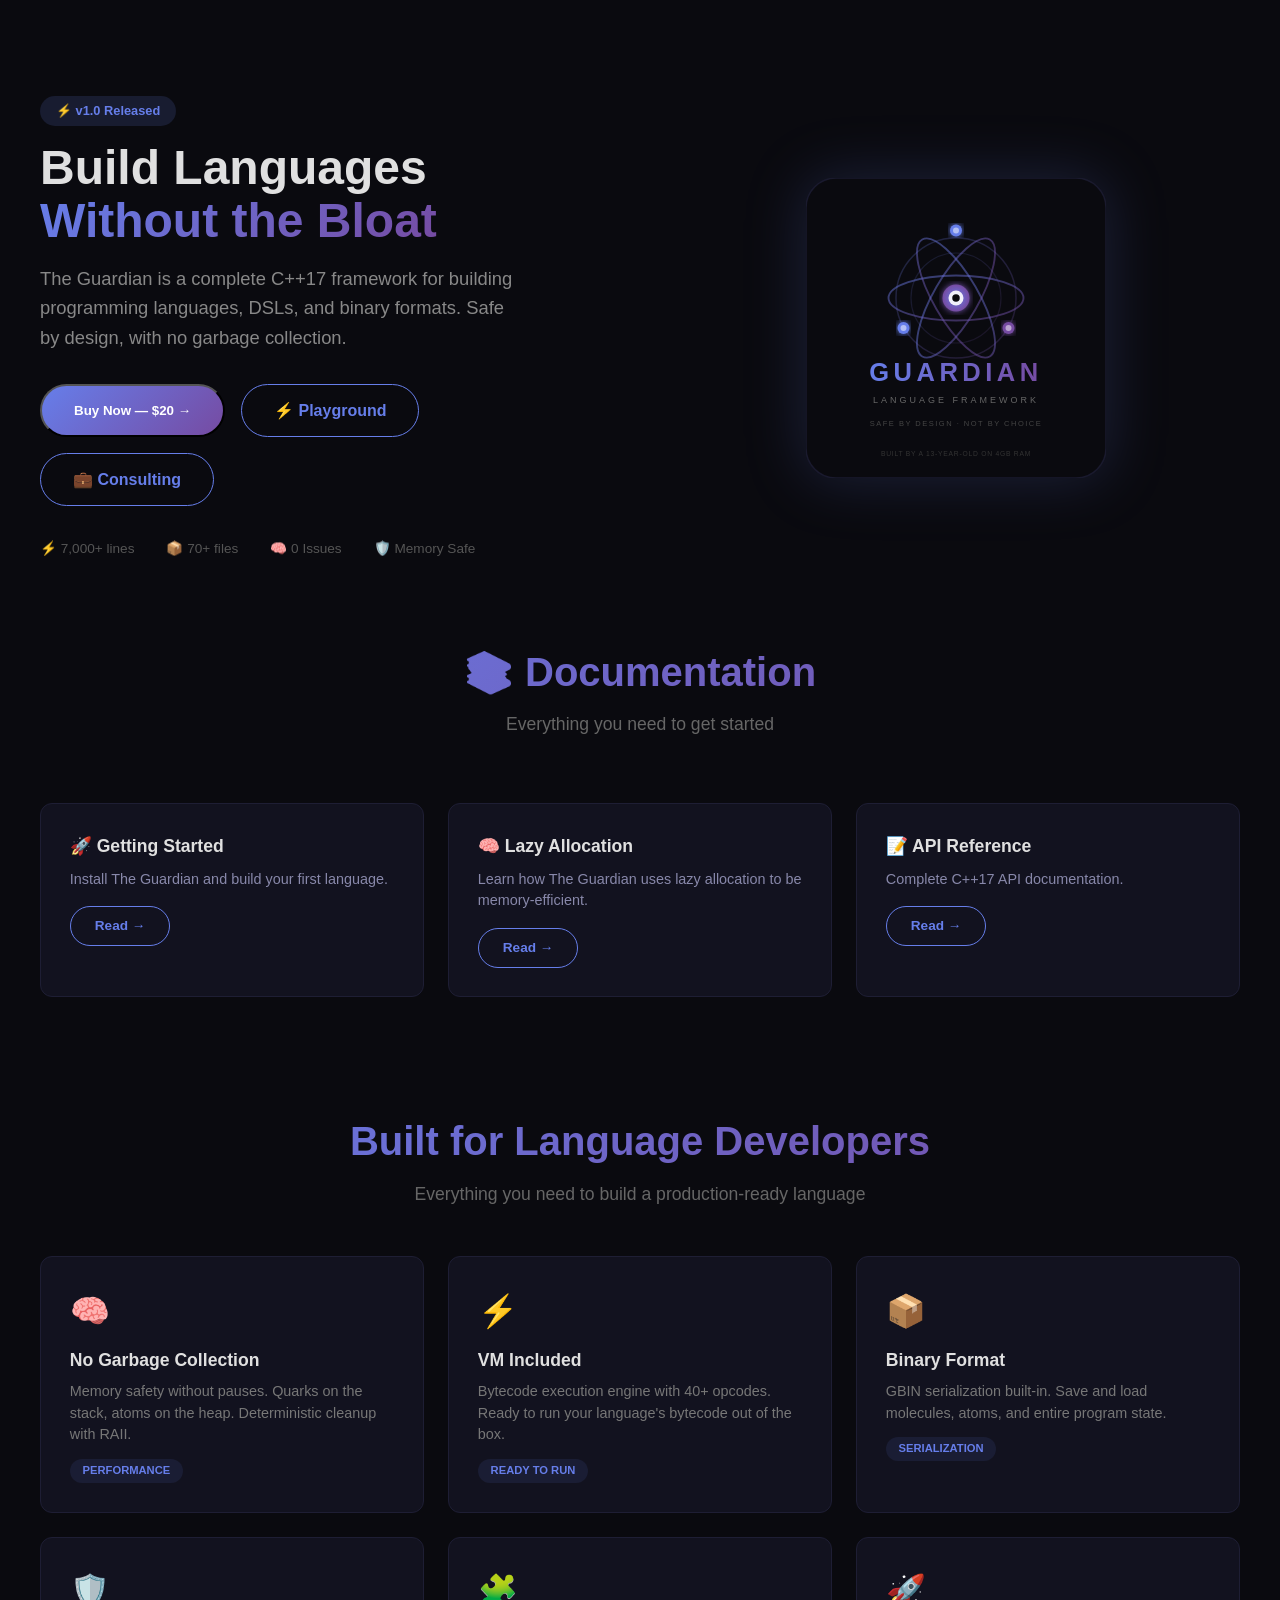
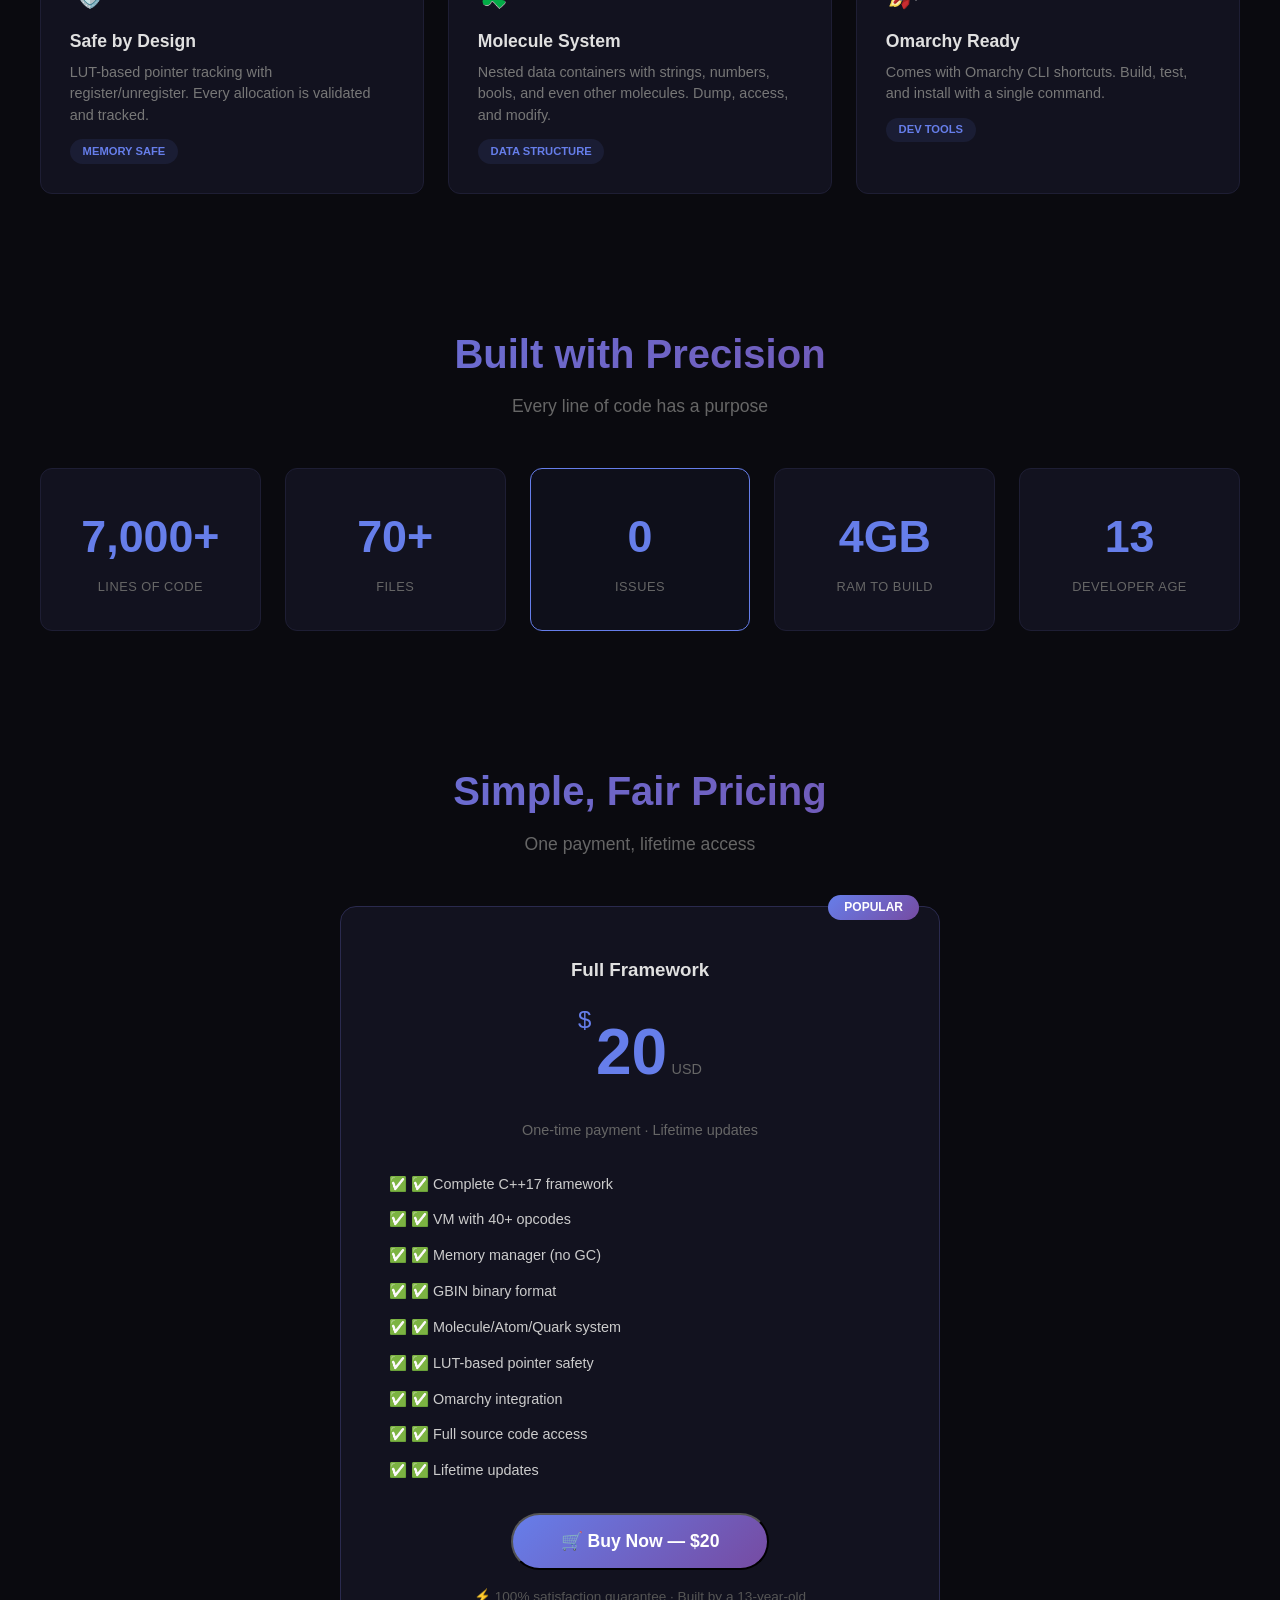
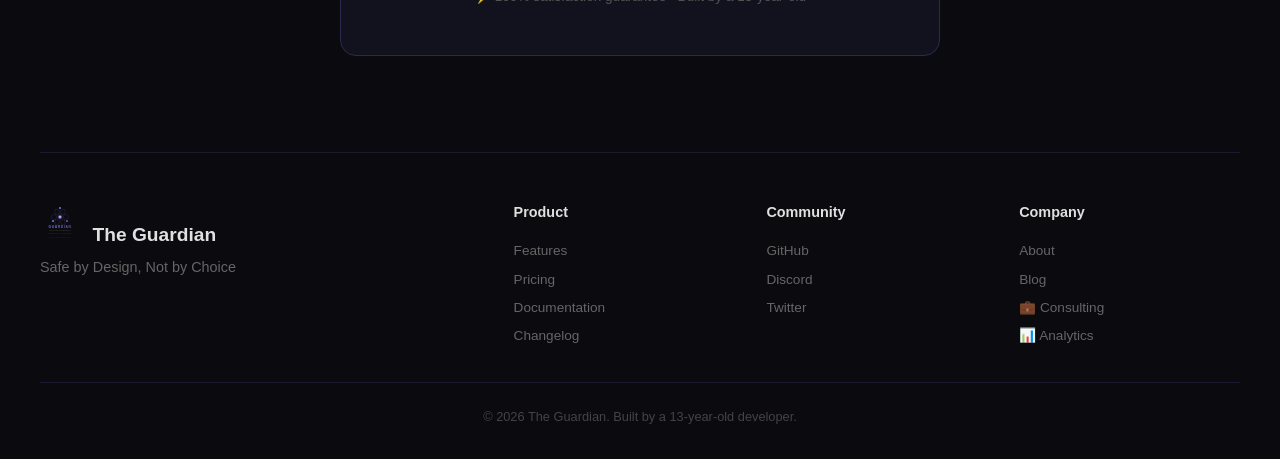
<file: website/index.html>
<!DOCTYPE html>
<html lang="en">
<head>
    <meta charset="UTF-8" />
    <meta name="viewport" content="width=device-width, initial-scale=1.0" />
    <title>The Guardian — Language Framework</title>
    <link rel="stylesheet" href="style.css" />
</head>
<body>
    <div class="container">
        <!-- Hero -->
        <section class="hero">
            <div class="hero-content">
                <div class="hero-badge">⚡ v1.0 Released</div>
                <h1>
                    Build Languages
                    <span class="gradient-text">Without the Bloat</span>
                </h1>
                <p class="hero-description">
                    The Guardian is a complete C++17 framework for building programming languages,
                    DSLs, and binary formats. Safe by design, with no garbage collection.
                </p>
                <div class="hero-buttons">
                    <button id="hero-buy" class="btn btn-primary">Buy Now — $20 →</button>
                    <a href="playground/" class="btn btn-secondary">⚡ Playground</a>
                    <a href="consulting.html" class="btn btn-secondary">💼 Consulting</a>
                </div>
                <div class="hero-stats-mini">
                    <span>⚡ 7,000+ lines</span>
                    <span>📦 70+ files</span>
                    <span>🧠 0 Issues</span>
                    <span>🛡️ Memory Safe</span>
                </div>
            </div>
            <div class="hero-visual">
                <img src="assets/logo.svg" alt="The Guardian Logo" width="300" />
            </div>
        </section>

        <!-- Docs -->
        <section class="docs-section" id="docs">
            <div class="section-header">
                <h2>📚 Documentation</h2>
                <p>Everything you need to get started</p>
            </div>
            <div class="docs-grid">
                <div class="docs-card">
                    <h3>🚀 Getting Started</h3>
                    <p>Install The Guardian and build your first language.</p>
                    <a href="docs/getting-started.html" class="btn btn-secondary">Read →</a>
                </div>
                <div class="docs-card">
                    <h3>🧠 Lazy Allocation</h3>
                    <p>Learn how The Guardian uses lazy allocation to be memory-efficient.</p>
                    <a href="docs/lazy-allocation.html" class="btn btn-secondary">Read →</a>
                </div>
                <div class="docs-card">
                    <h3>📝 API Reference</h3>
                    <p>Complete C++17 API documentation.</p>
                    <a href="docs/api.html" class="btn btn-secondary">Read →</a>
                </div>
            </div>
        </section>

        <!-- Features -->
        <section class="features-section" id="features">
            <div class="section-header">
                <h2>Built for Language Developers</h2>
                <p>Everything you need to build a production-ready language</p>
            </div>
            <div class="features-grid">
                <div class="feature-card">
                    <div class="feature-icon">🧠</div>
                    <h3>No Garbage Collection</h3>
                    <p>Memory safety without pauses. Quarks on the stack, atoms on the heap. Deterministic cleanup with RAII.</p>
                    <span class="feature-tag">Performance</span>
                </div>
                <div class="feature-card">
                    <div class="feature-icon">⚡</div>
                    <h3>VM Included</h3>
                    <p>Bytecode execution engine with 40+ opcodes. Ready to run your language's bytecode out of the box.</p>
                    <span class="feature-tag">Ready to Run</span>
                </div>
                <div class="feature-card">
                    <div class="feature-icon">📦</div>
                    <h3>Binary Format</h3>
                    <p>GBIN serialization built-in. Save and load molecules, atoms, and entire program state.</p>
                    <span class="feature-tag">Serialization</span>
                </div>
                <div class="feature-card">
                    <div class="feature-icon">🛡️</div>
                    <h3>Safe by Design</h3>
                    <p>LUT-based pointer tracking with register/unregister. Every allocation is validated and tracked.</p>
                    <span class="feature-tag">Memory Safe</span>
                </div>
                <div class="feature-card">
                    <div class="feature-icon">🧩</div>
                    <h3>Molecule System</h3>
                    <p>Nested data containers with strings, numbers, bools, and even other molecules. Dump, access, and modify.</p>
                    <span class="feature-tag">Data Structure</span>
                </div>
                <div class="feature-card">
                    <div class="feature-icon">🚀</div>
                    <h3>Omarchy Ready</h3>
                    <p>Comes with Omarchy CLI shortcuts. Build, test, and install with a single command.</p>
                    <span class="feature-tag">Dev Tools</span>
                </div>
            </div>
        </section>

        <!-- Stats -->
        <section class="stats-section" id="stats">
            <div class="section-header">
                <h2>Built with Precision</h2>
                <p>Every line of code has a purpose</p>
            </div>
            <div class="stats-grid">
                <div class="stat-item">
                    <span class="stat-number">7,000+</span>
                    <span class="stat-label">Lines of Code</span>
                </div>
                <div class="stat-item">
                    <span class="stat-number">70+</span>
                    <span class="stat-label">Files</span>
                </div>
                <div class="stat-item highlight">
                    <span class="stat-number">0</span>
                    <span class="stat-label">Issues</span>
                </div>
                <div class="stat-item">
                    <span class="stat-number">4GB</span>
                    <span class="stat-label">RAM to Build</span>
                </div>
                <div class="stat-item">
                    <span class="stat-number">13</span>
                    <span class="stat-label">Developer Age</span>
                </div>
            </div>
        </section>

        <!-- Pricing -->
        <section class="pricing-section" id="pricing">
            <div class="section-header">
                <h2>Simple, Fair Pricing</h2>
                <p>One payment, lifetime access</p>
            </div>
            <div class="pricing-card">
                <div class="pricing-badge">Popular</div>
                <div class="pricing-header">
                    <h3>Full Framework</h3>
                    <div class="pricing-price">
                        <span class="currency">$</span>
                        <span class="amount">20</span>
                        <span class="period">USD</span>
                    </div>
                    <p class="pricing-note">One-time payment · Lifetime updates</p>
                </div>
                <ul class="pricing-features">
                    <li>✅ Complete C++17 framework</li>
                    <li>✅ VM with 40+ opcodes</li>
                    <li>✅ Memory manager (no GC)</li>
                    <li>✅ GBIN binary format</li>
                    <li>✅ Molecule/Atom/Quark system</li>
                    <li>✅ LUT-based pointer safety</li>
                    <li>✅ Omarchy integration</li>
                    <li>✅ Full source code access</li>
                    <li>✅ Lifetime updates</li>
                </ul>
                <button id="pricing-buy" class="btn btn-primary btn-large">
                    🛒 Buy Now — $20
                </button>
                <p class="pricing-guarantee">⚡ 100% satisfaction guarantee · Built by a 13-year-old</p>
            </div>
        </section>

        <!-- Footer -->
        <footer>
            <div class="footer-grid">
                <div class="footer-brand">
                    <img src="assets/logo.svg" alt="The Guardian" width="40" />
                    <span class="footer-name">The Guardian</span>
                    <p class="footer-desc">Safe by Design, Not by Choice</p>
                </div>
                <div class="footer-links-group">
                    <h4>Product</h4>
                    <a href="#features">Features</a>
                    <a href="#pricing">Pricing</a>
                    <a href="docs/index.html">Documentation</a>
                    <a href="#">Changelog</a>
                </div>
                <div class="footer-links-group">
                    <h4>Community</h4>
                    <a href="https://github.com/Taha95-dev/The-Guardian">GitHub</a>
                    <a href="#">Discord</a>
                    <a href="#">Twitter</a>
                </div>
                <div class="footer-links-group">
                    <h4>Company</h4>
                    <a href="#">About</a>
                    <a href="#">Blog</a>
                    <a href="consulting.html">💼 Consulting</a>
                    <a href="admin/analytics.html">📊 Analytics</a>
                </div>
            </div>
            <div class="footer-bottom">
                <p>&copy; 2026 The Guardian. Built by a 13-year-old developer.</p>
            </div>
        </footer>
    </div>

    <!-- ─── CHECKOUT MODAL ─── -->
    <div id="checkout-modal" class="modal">
        <div class="modal-content">
            <span class="modal-close">&times;</span>
            <div class="modal-header">
                <img src="assets/logo.svg" alt="The Guardian" width="60" />
                <h2>🔷 The Guardian</h2>
                <p class="modal-subtitle">One-time payment · Lifetime access</p>
            </div>
            <div class="modal-body">
                <div class="modal-price">
                    <span class="modal-currency">$</span>
                    <span class="modal-amount">20</span>
                    <span class="modal-period">USD</span>
                </div>
                <p class="modal-note">One-time payment · Lifetime updates</p>
                <div class="modal-features">
                    <div class="modal-feature">
                        <span>✅</span>
                        <span>Complete C++17 framework</span>
                    </div>
                    <div class="modal-feature">
                        <span>✅</span>
                        <span>VM with 40+ opcodes</span>
                    </div>
                    <div class="modal-feature">
                        <span>✅</span>
                        <span>Memory manager (no GC)</span>
                    </div>
                    <div class="modal-feature">
                        <span>✅</span>
                        <span>GBIN binary format</span>
                    </div>
                    <div class="modal-feature">
                        <span>✅</span>
                        <span>Lifetime updates</span>
                    </div>
                    <div class="modal-feature">
                        <span>✅</span>
                        <span>Built by a 13-year-old</span>
                    </div>
                </div>
                <div class="modal-actions">
                    <button id="modal-buy" class="btn btn-primary btn-large">
                        🛒 Buy Now — $20
                    </button>
                    <p class="modal-guarantee">⚡ 100% satisfaction guarantee</p>
                    <p class="modal-powered">🔒 Secure payment powered by Polar</p>
                </div>
            </div>
        </div>
    </div>

    <script src="script.js"></script>
</body>
</html>
</file>
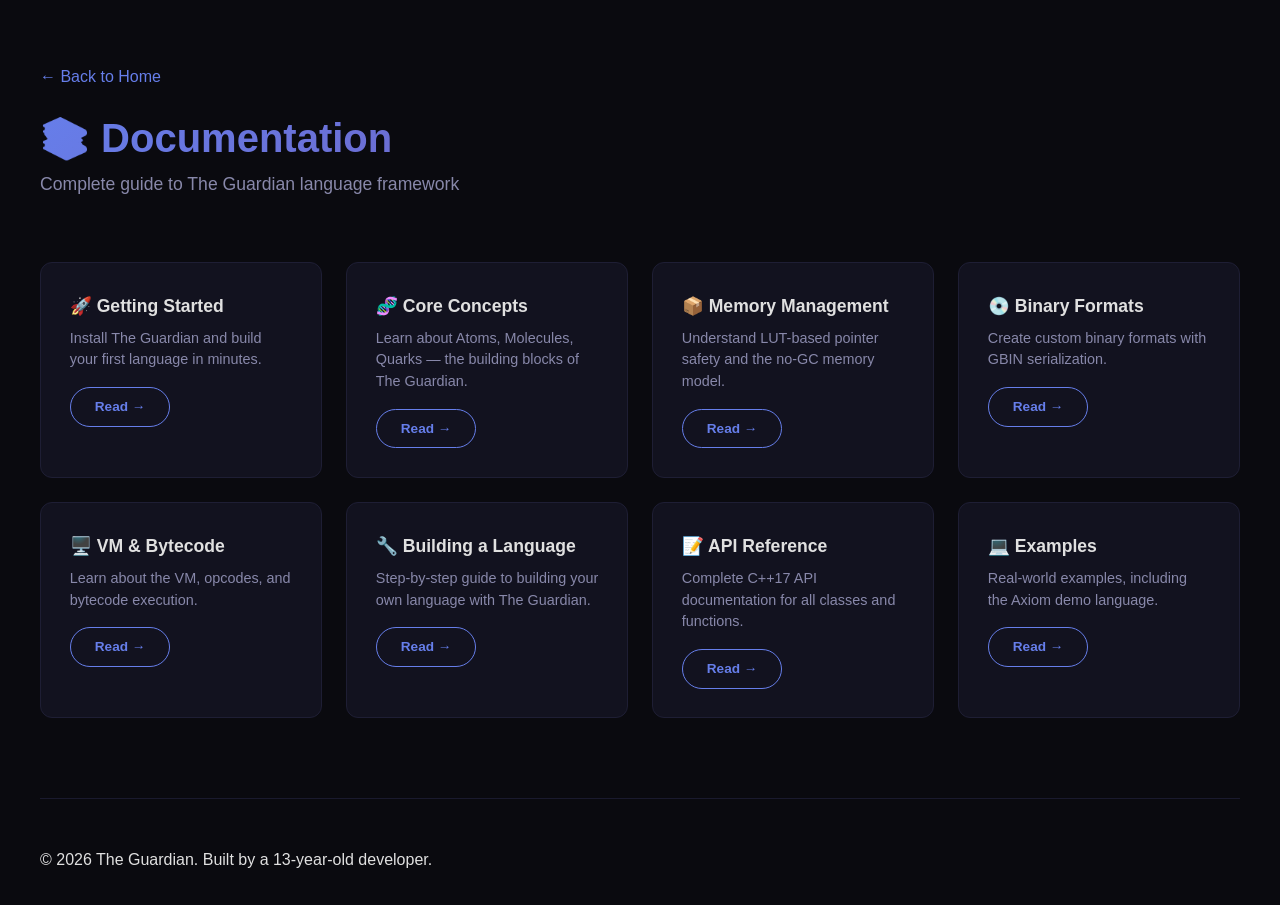
<file: website/docs/index.html>
<!DOCTYPE html>
<html lang="en">
<head>
    <meta charset="UTF-8" />
    <meta name="viewport" content="width=device-width, initial-scale=1.0" />
    <title>Documentation — The Guardian</title>
    <link rel="stylesheet" href="../style.css" />
</head>
<body>
    <div class="container">
        <header class="docs-header">
            <a href="../index.html" class="back-link">← Back to Home</a>
            <h1>📚 Documentation</h1>
            <p>Complete guide to The Guardian language framework</p>
        </header>

        <div class="docs-grid">
            <div class="docs-card">
                <h3>🚀 Getting Started</h3>
                <p>Install The Guardian and build your first language in minutes.</p>
                <a href="getting-started.html" class="btn btn-secondary">Read →</a>
            </div>

            <div class="docs-card">
                <h3>🧬 Core Concepts</h3>
                <p>Learn about Atoms, Molecules, Quarks — the building blocks of The Guardian.</p>
                <a href="core-concepts.html" class="btn btn-secondary">Read →</a>
            </div>

            <div class="docs-card">
                <h3>📦 Memory Management</h3>
                <p>Understand LUT-based pointer safety and the no-GC memory model.</p>
                <a href="memory.html" class="btn btn-secondary">Read →</a>
            </div>

            <div class="docs-card">
                <h3>💿 Binary Formats</h3>
                <p>Create custom binary formats with GBIN serialization.</p>
                <a href="binary-formats.html" class="btn btn-secondary">Read →</a>
            </div>

            <div class="docs-card">
                <h3>🖥️ VM & Bytecode</h3>
                <p>Learn about the VM, opcodes, and bytecode execution.</p>
                <a href="vm.html" class="btn btn-secondary">Read →</a>
            </div>

            <div class="docs-card">
                <h3>🔧 Building a Language</h3>
                <p>Step-by-step guide to building your own language with The Guardian.</p>
                <a href="building-a-language.html" class="btn btn-secondary">Read →</a>
            </div>

            <div class="docs-card">
                <h3>📝 API Reference</h3>
                <p>Complete C++17 API documentation for all classes and functions.</p>
                <a href="api.html" class="btn btn-secondary">Read →</a>
            </div>

            <div class="docs-card">
                <h3>💻 Examples</h3>
                <p>Real-world examples, including the Axiom demo language.</p>
                <a href="examples.html" class="btn btn-secondary">Read →</a>
            </div>
        </div>

        <footer>
            <p>&copy; 2026 The Guardian. Built by a 13-year-old developer.</p>
        </footer>
    </div>
</body>
</html>
</file>
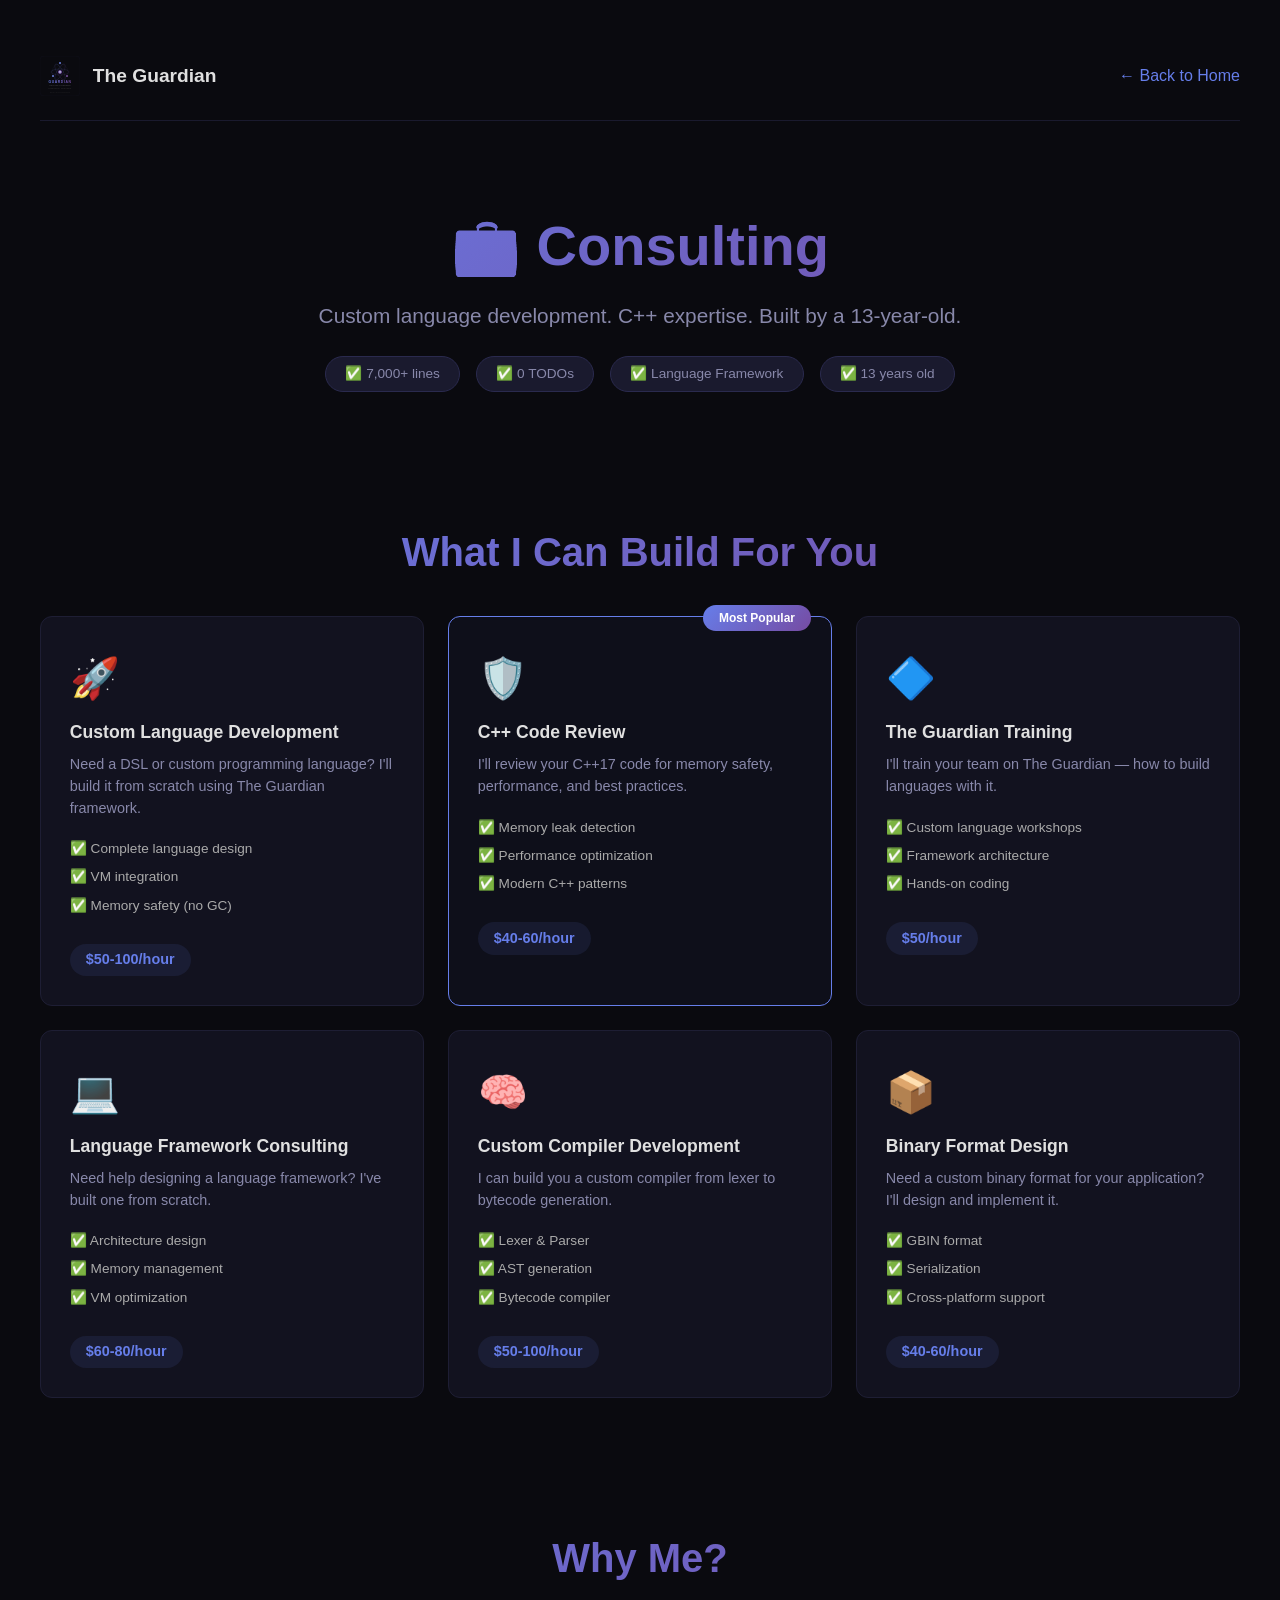
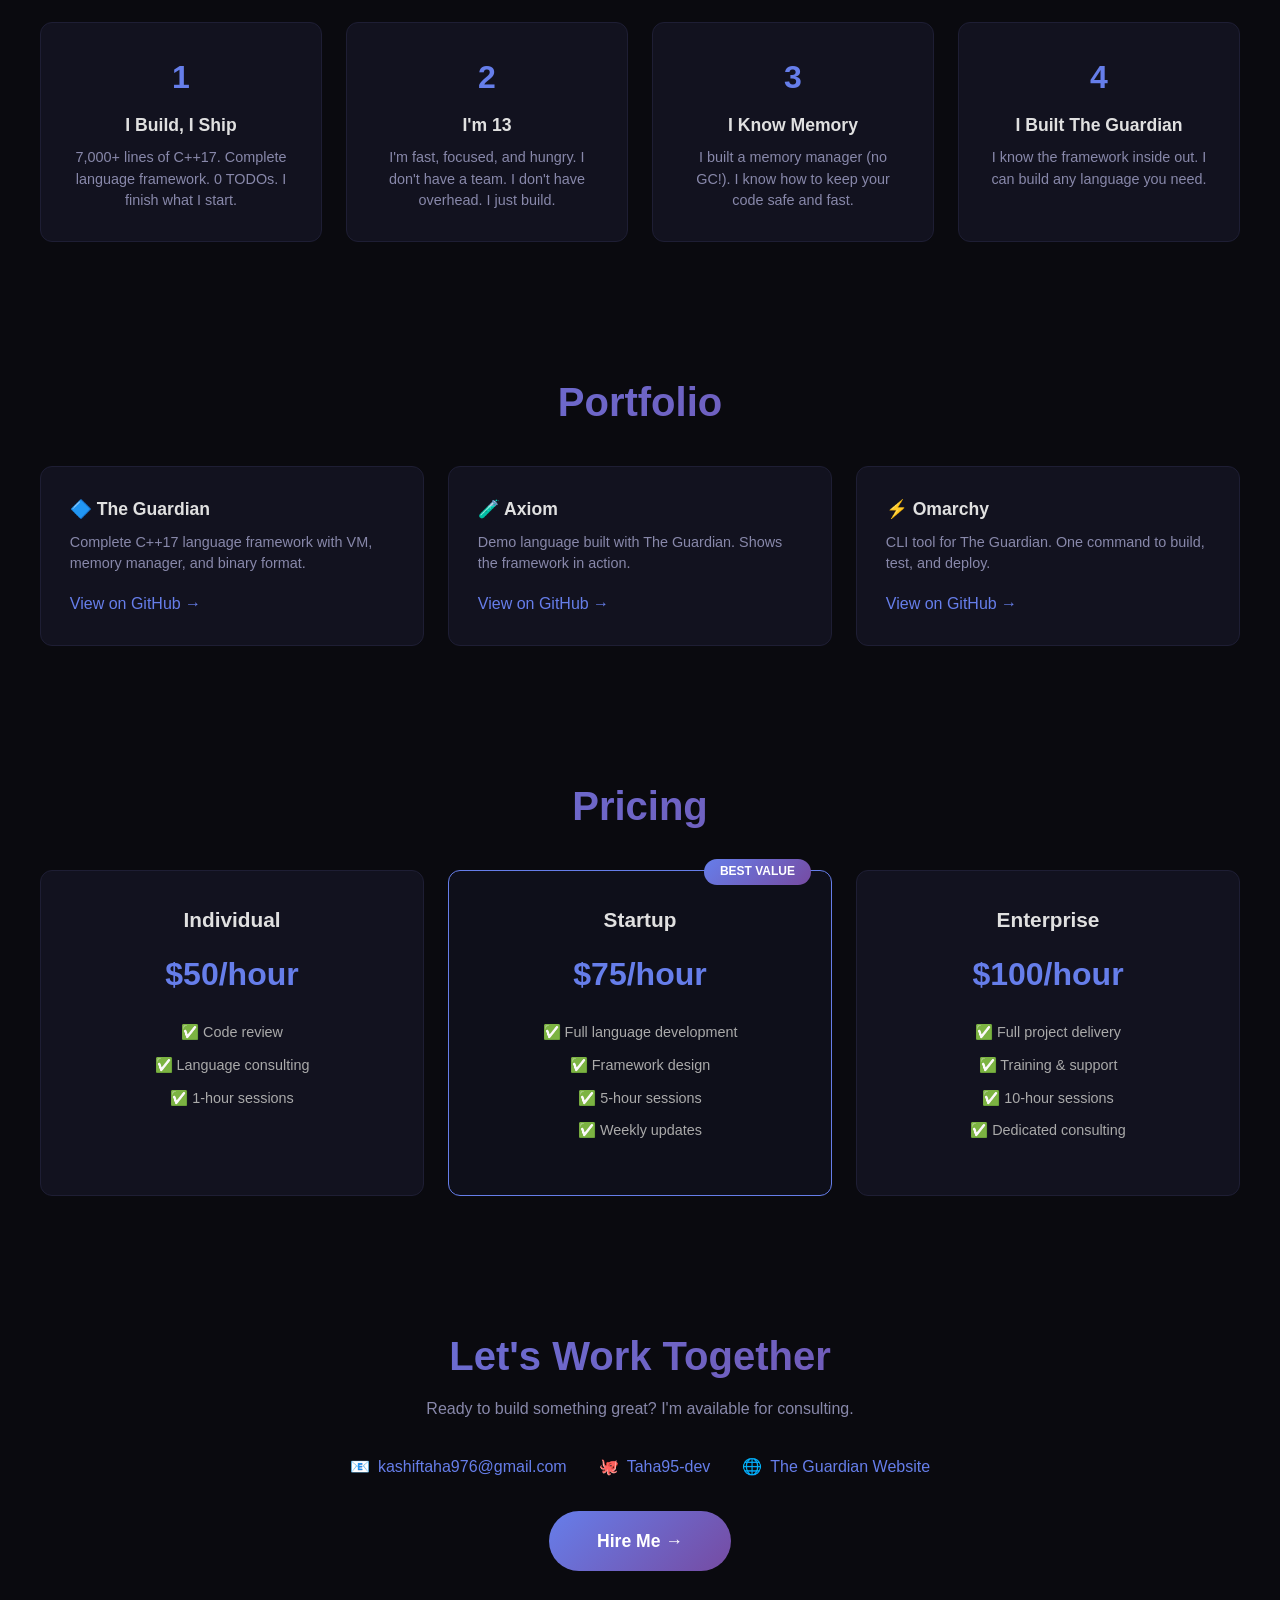
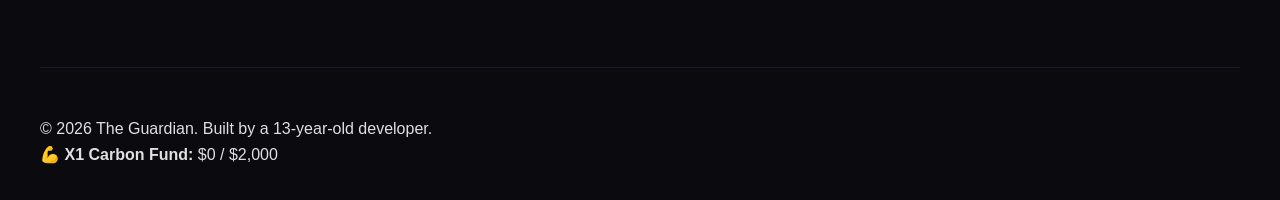
<file: website/consulting.html>
<!DOCTYPE html>
<html lang="en">
<head>
    <meta charset="UTF-8" />
    <meta name="viewport" content="width=device-width, initial-scale=1.0" />
    <title>Consulting — The Guardian</title>
    <link rel="stylesheet" href="style.css" />
</head>
<body>
    <div class="container">
        <!-- Navigation -->
        <nav class="consulting-nav">
            <a href="index.html" class="nav-logo">
                <img src="assets/logo.svg" alt="The Guardian" width="40" />
                <span>The Guardian</span>
            </a>
            <a href="index.html" class="nav-back">← Back to Home</a>
        </nav>

        <!-- Hero -->
        <section class="consulting-hero">
            <h1>💼 Consulting</h1>
            <p class="subtitle">Custom language development. C++ expertise. Built by a 13-year-old.</p>
            <div class="hero-badges">
                <span>✅ 7,000+ lines</span>
                <span>✅ 0 TODOs</span>
                <span>✅ Language Framework</span>
                <span>✅ 13 years old</span>
            </div>
        </section>

        <!-- Services -->
        <section class="services">
            <h2>What I Can Build For You</h2>
            <div class="services-grid">
                <div class="service-card">
                    <div class="service-icon">🚀</div>
                    <h3>Custom Language Development</h3>
                    <p>Need a DSL or custom programming language? I'll build it from scratch using The Guardian framework.</p>
                    <ul>
                        <li>✅ Complete language design</li>
                        <li>✅ VM integration</li>
                        <li>✅ Memory safety (no GC)</li>
                    </ul>
                    <span class="price">$50-100/hour</span>
                </div>

                <div class="service-card featured">
                    <div class="service-badge">Most Popular</div>
                    <div class="service-icon">🛡️</div>
                    <h3>C++ Code Review</h3>
                    <p>I'll review your C++17 code for memory safety, performance, and best practices.</p>
                    <ul>
                        <li>✅ Memory leak detection</li>
                        <li>✅ Performance optimization</li>
                        <li>✅ Modern C++ patterns</li>
                    </ul>
                    <span class="price">$40-60/hour</span>
                </div>

                <div class="service-card">
                    <div class="service-icon">🔷</div>
                    <h3>The Guardian Training</h3>
                    <p>I'll train your team on The Guardian — how to build languages with it.</p>
                    <ul>
                        <li>✅ Custom language workshops</li>
                        <li>✅ Framework architecture</li>
                        <li>✅ Hands-on coding</li>
                    </ul>
                    <span class="price">$50/hour</span>
                </div>

                <div class="service-card">
                    <div class="service-icon">💻</div>
                    <h3>Language Framework Consulting</h3>
                    <p>Need help designing a language framework? I've built one from scratch.</p>
                    <ul>
                        <li>✅ Architecture design</li>
                        <li>✅ Memory management</li>
                        <li>✅ VM optimization</li>
                    </ul>
                    <span class="price">$60-80/hour</span>
                </div>

                <div class="service-card">
                    <div class="service-icon">🧠</div>
                    <h3>Custom Compiler Development</h3>
                    <p>I can build you a custom compiler from lexer to bytecode generation.</p>
                    <ul>
                        <li>✅ Lexer & Parser</li>
                        <li>✅ AST generation</li>
                        <li>✅ Bytecode compiler</li>
                    </ul>
                    <span class="price">$50-100/hour</span>
                </div>

                <div class="service-card">
                    <div class="service-icon">📦</div>
                    <h3>Binary Format Design</h3>
                    <p>Need a custom binary format for your application? I'll design and implement it.</p>
                    <ul>
                        <li>✅ GBIN format</li>
                        <li>✅ Serialization</li>
                        <li>✅ Cross-platform support</li>
                    </ul>
                    <span class="price">$40-60/hour</span>
                </div>
            </div>
        </section>

        <!-- Why Me -->
        <section class="why-me">
            <h2>Why Me?</h2>
            <div class="why-grid">
                <div class="why-item">
                    <span class="why-number">1</span>
                    <h3>I Build, I Ship</h3>
                    <p>7,000+ lines of C++17. Complete language framework. 0 TODOs. I finish what I start.</p>
                </div>
                <div class="why-item">
                    <span class="why-number">2</span>
                    <h3>I'm 13</h3>
                    <p>I'm fast, focused, and hungry. I don't have a team. I don't have overhead. I just build.</p>
                </div>
                <div class="why-item">
                    <span class="why-number">3</span>
                    <h3>I Know Memory</h3>
                    <p>I built a memory manager (no GC!). I know how to keep your code safe and fast.</p>
                </div>
                <div class="why-item">
                    <span class="why-number">4</span>
                    <h3>I Built The Guardian</h3>
                    <p>I know the framework inside out. I can build any language you need.</p>
                </div>
            </div>
        </section>

        <!-- Portfolio -->
        <section class="portfolio">
            <h2>Portfolio</h2>
            <div class="portfolio-grid">
                <div class="portfolio-item">
                    <h3>🔷 The Guardian</h3>
                    <p>Complete C++17 language framework with VM, memory manager, and binary format.</p>
                    <a href="https://github.com/Taha95-dev/The-Guardian">View on GitHub →</a>
                </div>
                <div class="portfolio-item">
                    <h3>🧪 Axiom</h3>
                    <p>Demo language built with The Guardian. Shows the framework in action.</p>
                    <a href="https://github.com/Taha95-dev/The-Guardian/tree/master/examples/axiom">View on GitHub →</a>
                </div>
                <div class="portfolio-item">
                    <h3>⚡ Omarchy</h3>
                    <p>CLI tool for The Guardian. One command to build, test, and deploy.</p>
                    <a href="#">View on GitHub →</a>
                </div>
            </div>
        </section>

        <!-- Pricing -->
        <section class="pricing">
            <h2>Pricing</h2>
            <div class="pricing-grid">
                <div class="pricing-tier">
                    <h3>Individual</h3>
                    <p class="price">$50/hour</p>
                    <ul>
                        <li>✅ Code review</li>
                        <li>✅ Language consulting</li>
                        <li>✅ 1-hour sessions</li>
                    </ul>
                </div>
                <div class="pricing-tier featured">
                    <div class="pricing-badge">Best Value</div>
                    <h3>Startup</h3>
                    <p class="price">$75/hour</p>
                    <ul>
                        <li>✅ Full language development</li>
                        <li>✅ Framework design</li>
                        <li>✅ 5-hour sessions</li>
                        <li>✅ Weekly updates</li>
                    </ul>
                </div>
                <div class="pricing-tier">
                    <h3>Enterprise</h3>
                    <p class="price">$100/hour</p>
                    <ul>
                        <li>✅ Full project delivery</li>
                        <li>✅ Training & support</li>
                        <li>✅ 10-hour sessions</li>
                        <li>✅ Dedicated consulting</li>
                    </ul>
                </div>
            </div>
        </section>

        <!-- Contact -->
        <section class="contact">
            <h2>Let's Work Together</h2>
            <p>Ready to build something great? I'm available for consulting.</p>
            <div class="contact-details">
                <div class="contact-item">
                    <span>📧</span>
                    <a href="mailto:kashiftaha976@gmail.com">kashiftaha976@gmail.com</a>
                </div>
                <div class="contact-item">
                    <span>🐙</span>
                    <a href="https://github.com/Taha95-dev/The-Guardian">Taha95-dev</a>
                </div>
                <div class="contact-item">
                    <span>🌐</span>
                    <a href="https://rad-alfajores-a2413f.netlify.app/">The Guardian Website</a>
                </div>
            </div>
            <a href="mailto:kashiftaha976@gmail.com" class="btn btn-primary btn-large">Hire Me →</a>
        </section>

        <!-- Footer -->
        <footer>
            <p>&copy; 2026 The Guardian. Built by a 13-year-old developer.</p>
            <p>💪 <strong>X1 Carbon Fund:</strong> $0 / $2,000</p>
        </footer>
    </div>
</body>
</html>
</file>
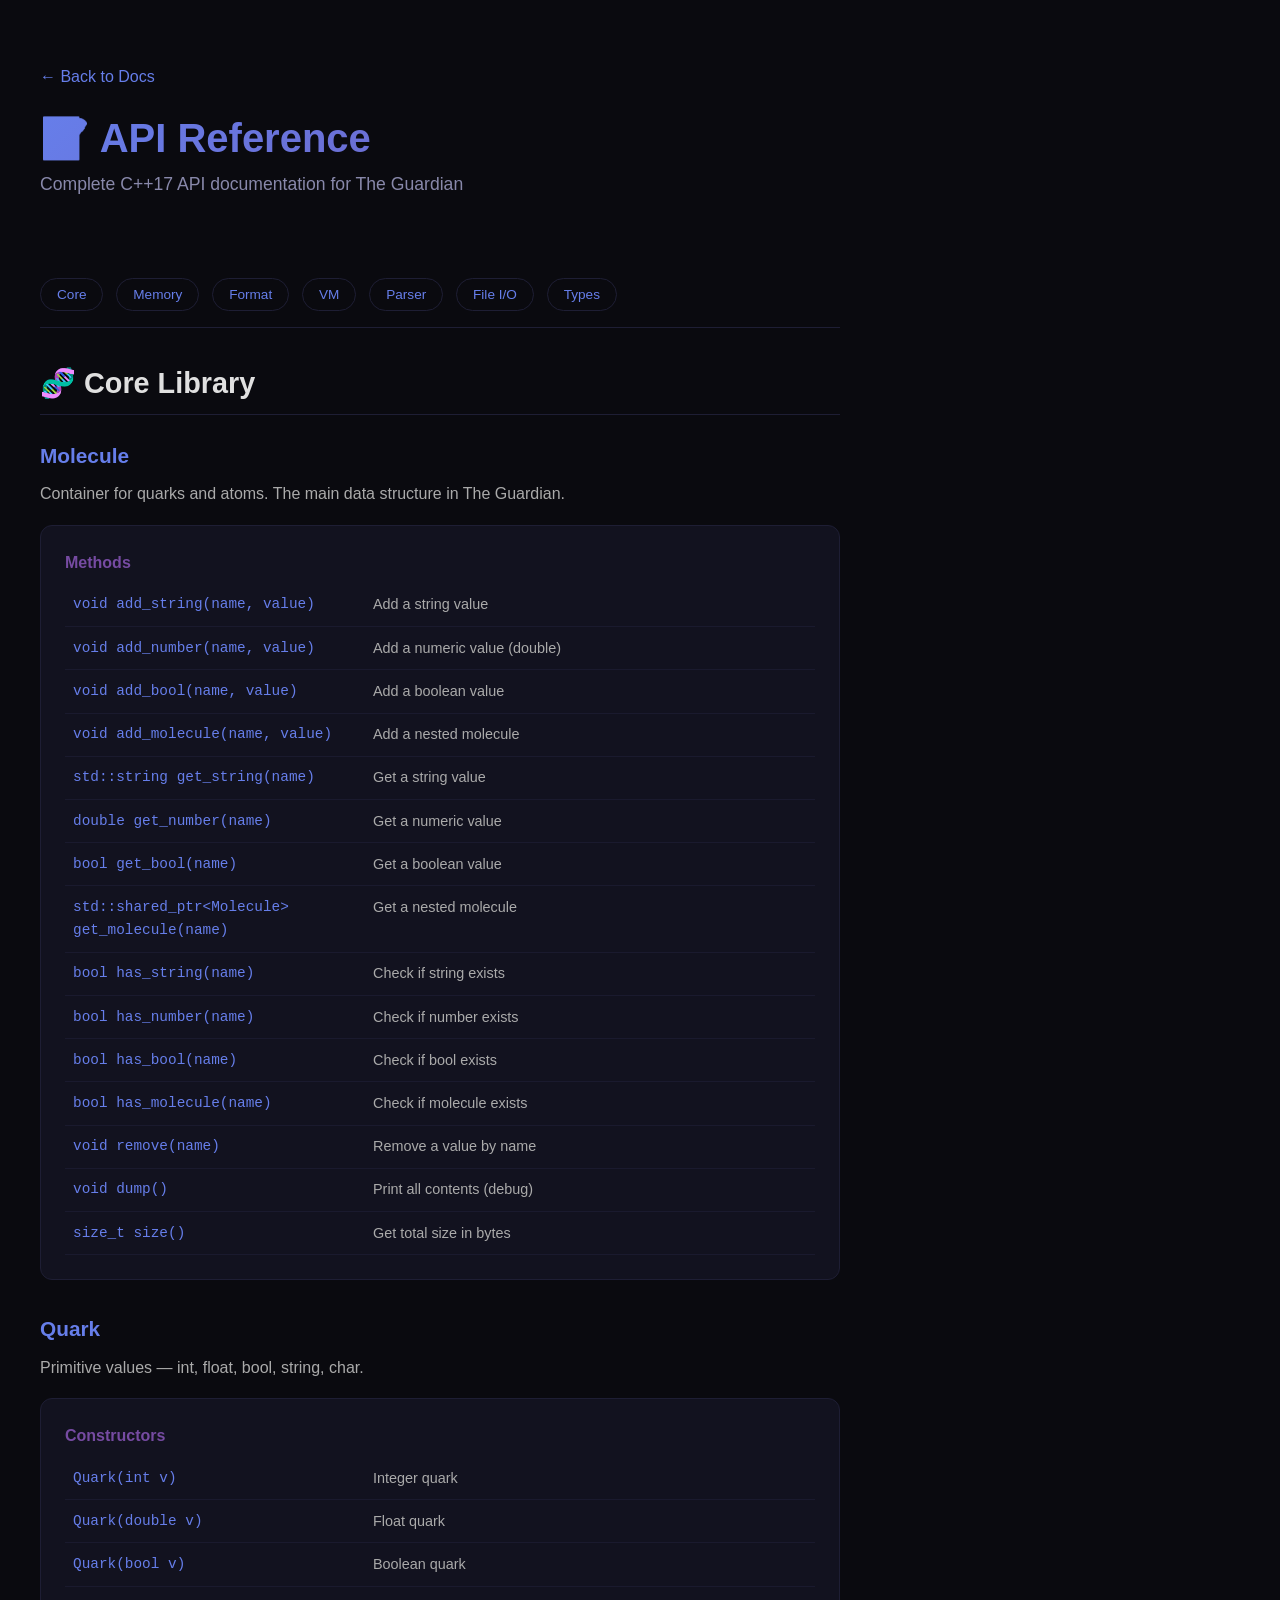
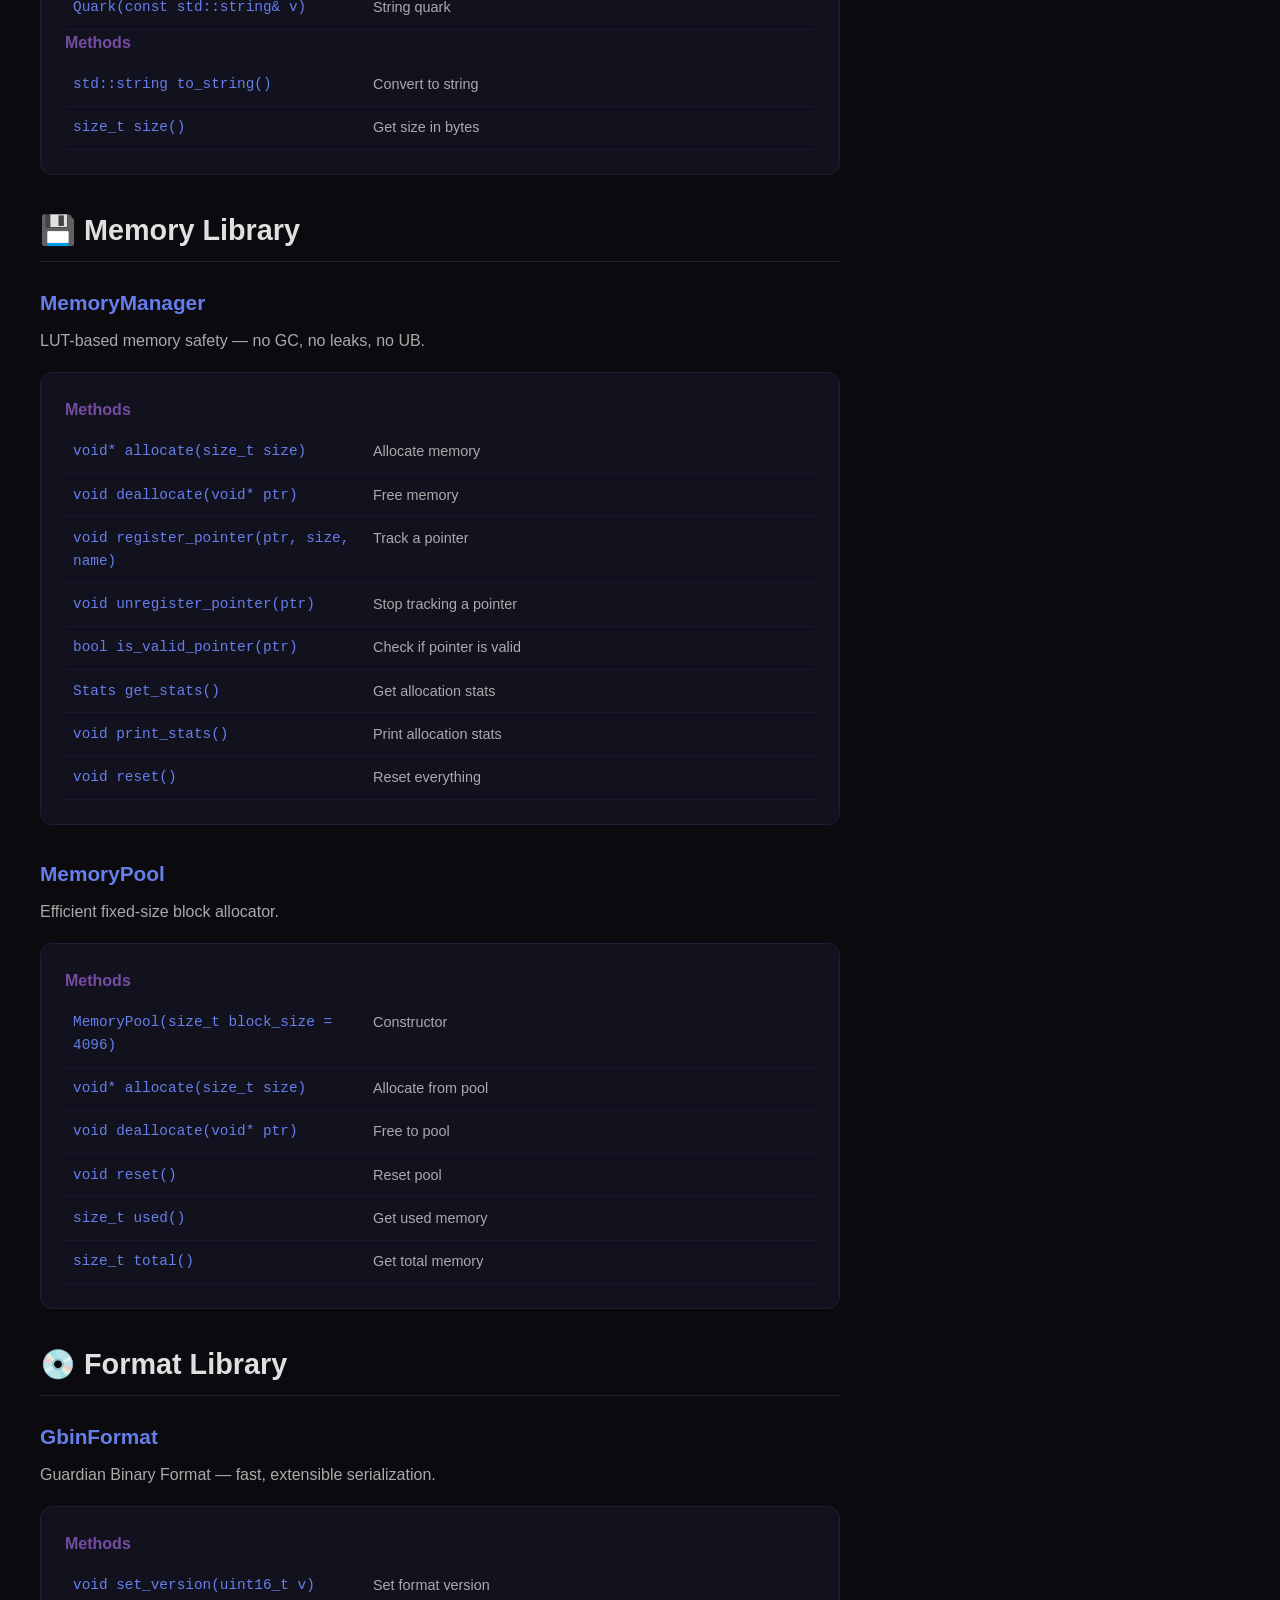
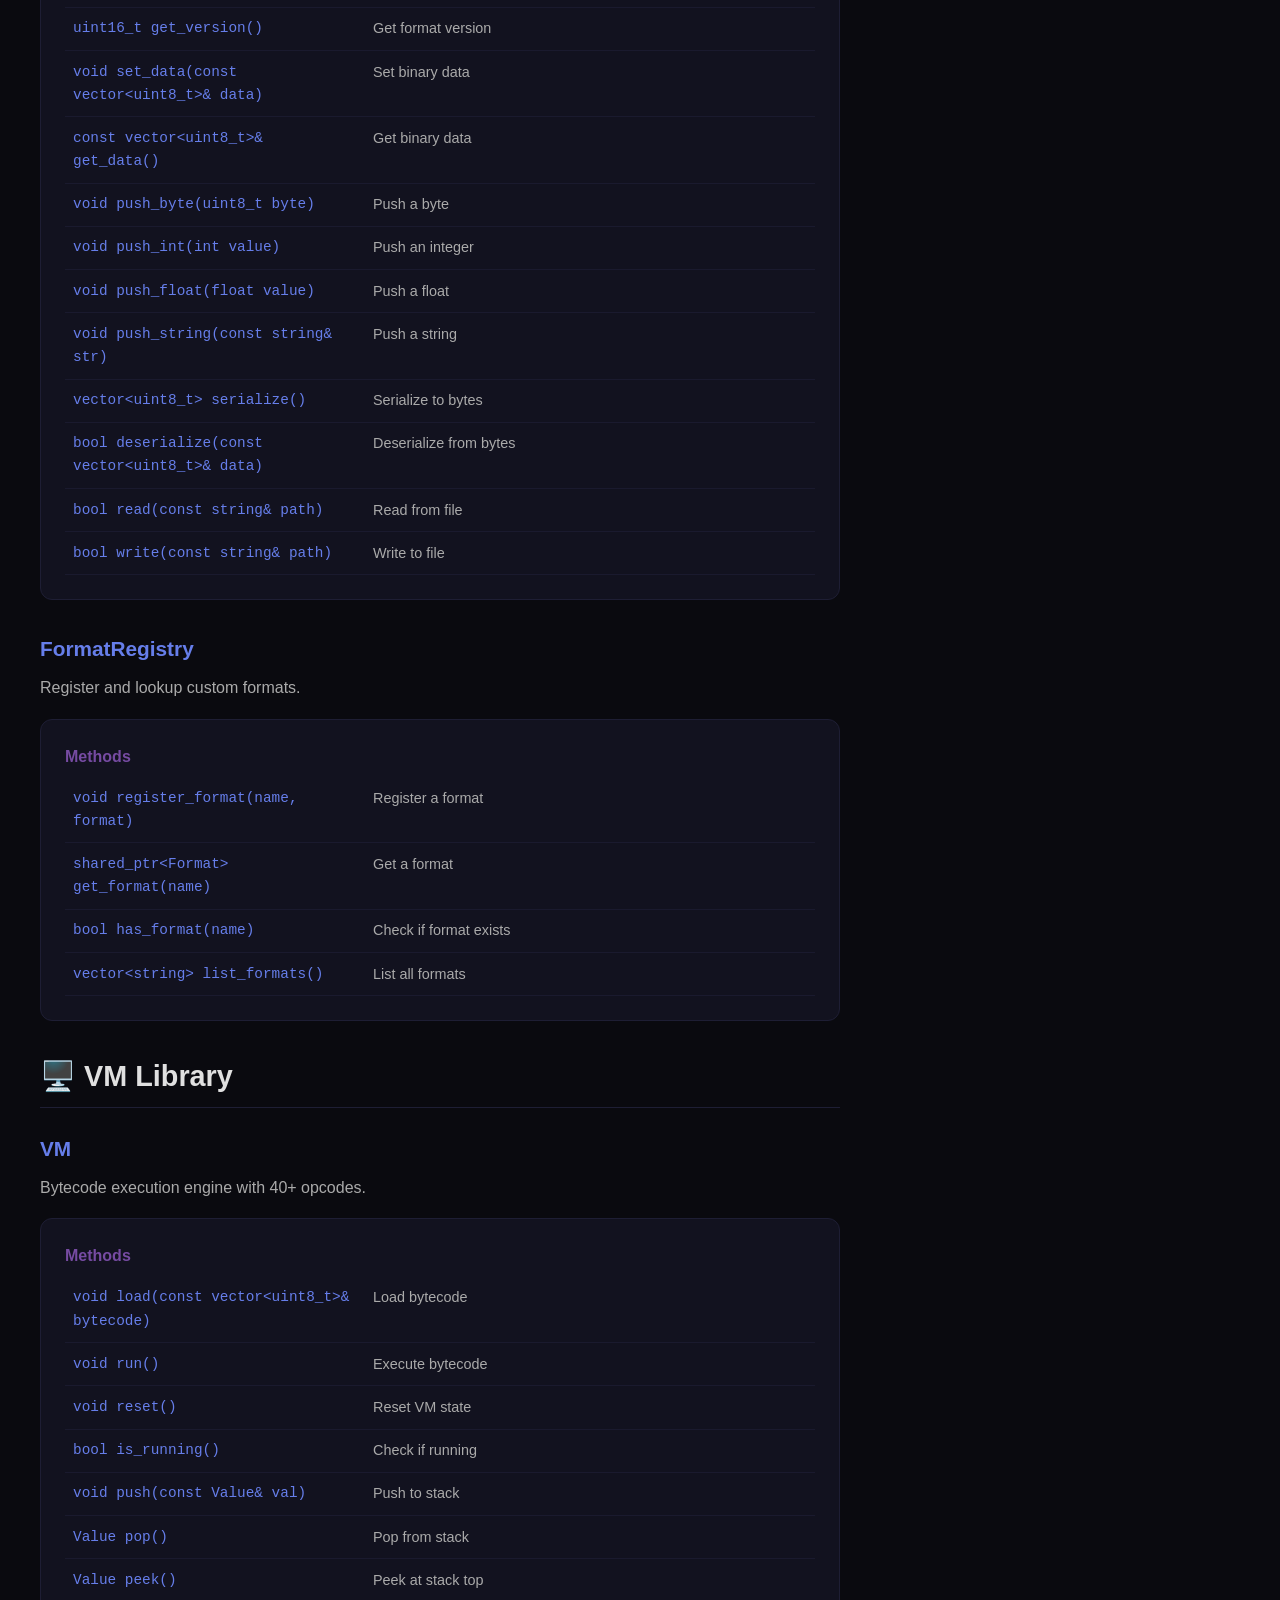
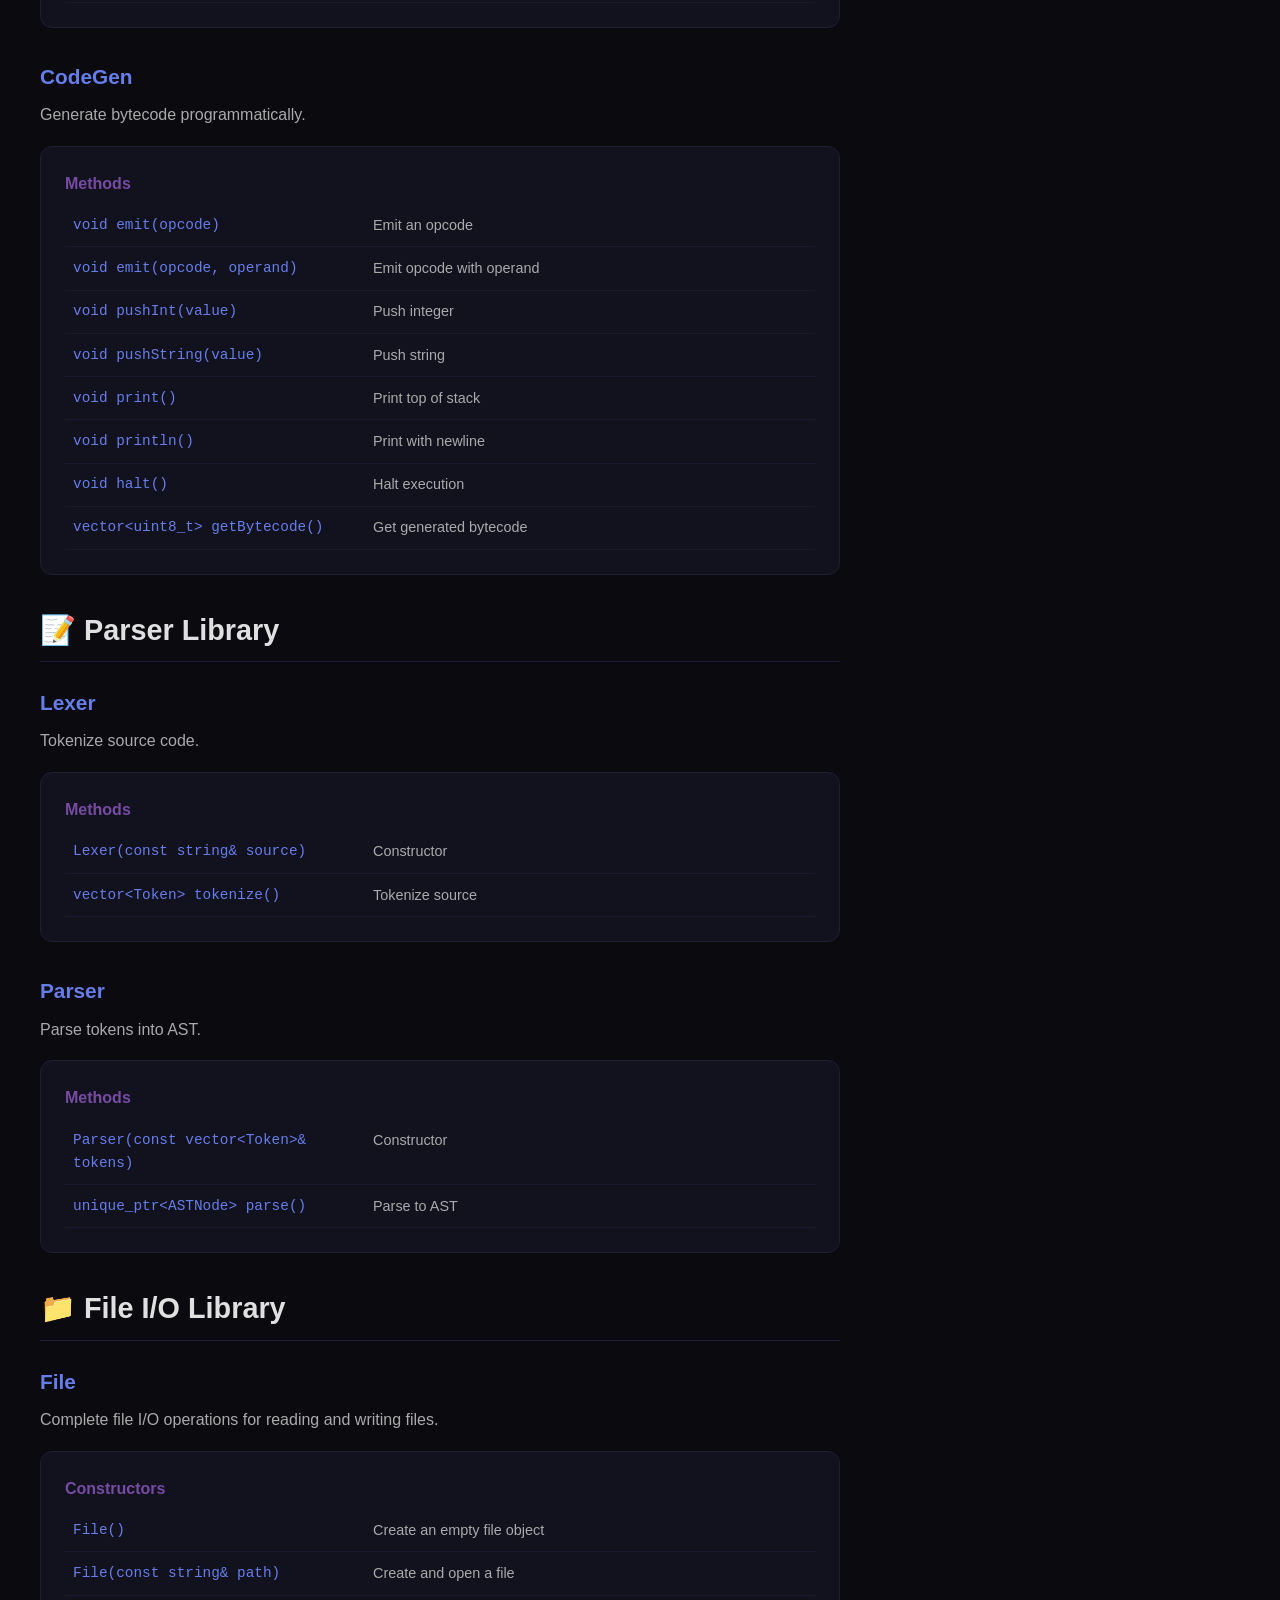
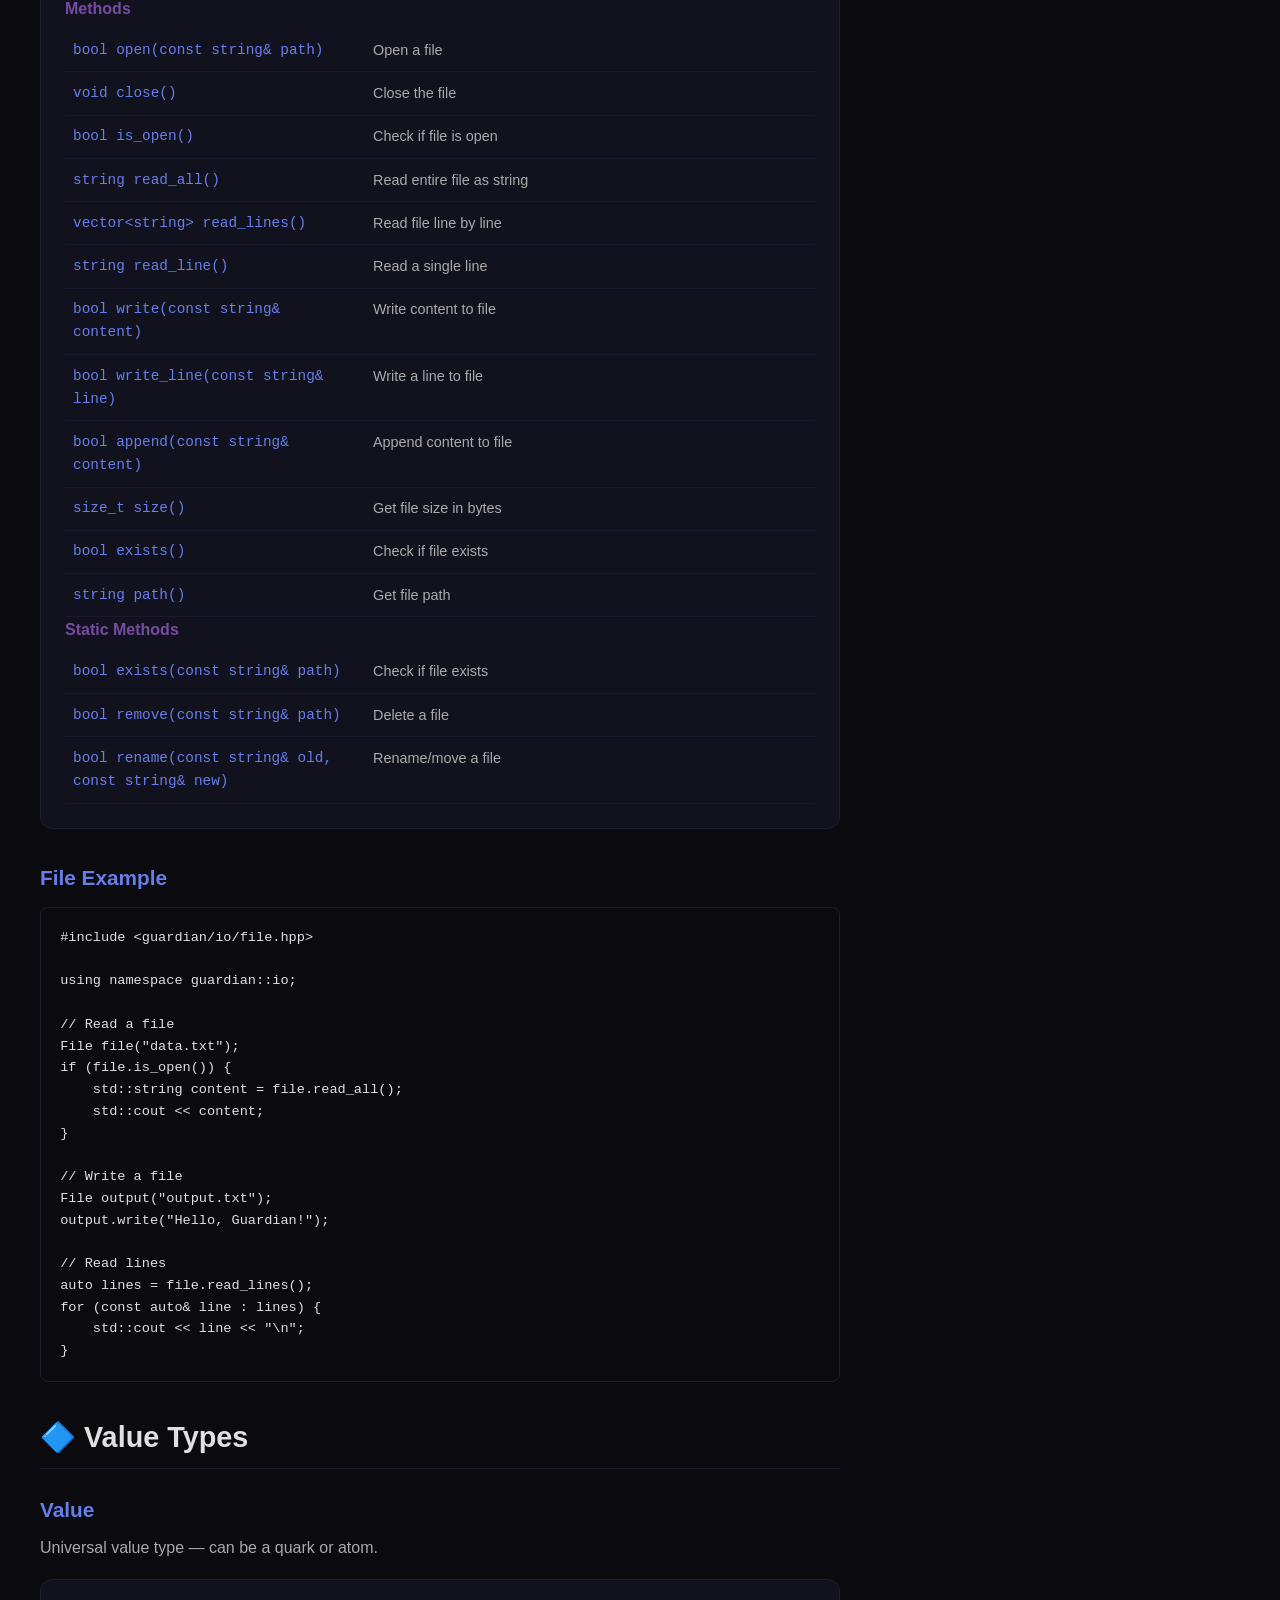
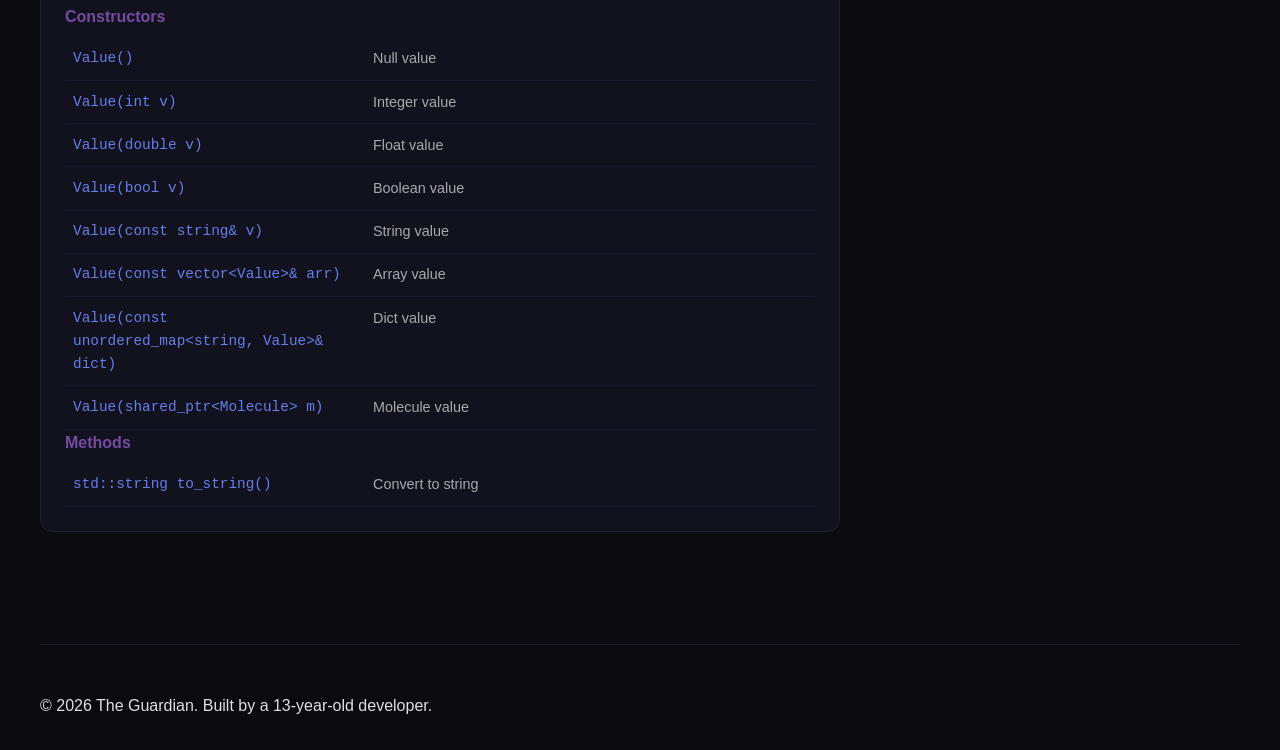
<file: website/docs/api.html>
<!DOCTYPE html>
<html lang="en">
<head>
    <meta charset="UTF-8" />
    <meta name="viewport" content="width=device-width, initial-scale=1.0" />
    <title>API Reference — The Guardian</title>
    <link rel="stylesheet" href="../style.css" />
</head>
<body>
    <div class="container">
        <header class="docs-header">
            <a href="index.html" class="back-link">← Back to Docs</a>
            <h1>📝 API Reference</h1>
            <p>Complete C++17 API documentation for The Guardian</p>
        </header>

        <div class="docs-content">
            <!-- Quick Navigation -->
            <div class="api-nav">
                <a href="#core">Core</a>
                <a href="#memory">Memory</a>
                <a href="#format">Format</a>
                <a href="#vm">VM</a>
                <a href="#parser">Parser</a>
                <a href="#io">File I/O</a>
                <a href="#types">Types</a>
            </div>

            <!-- ── CORE ── -->
            <h2 id="core">🧬 Core Library</h2>

            <h3>Molecule</h3>
            <p>Container for quarks and atoms. The main data structure in The Guardian.</p>

            <div class="api-class">
                <h4>Methods</h4>
                <table>
                    <tr>
                        <td><code>void add_string(name, value)</code></td>
                        <td>Add a string value</td>
                    </tr>
                    <tr>
                        <td><code>void add_number(name, value)</code></td>
                        <td>Add a numeric value (double)</td>
                    </tr>
                    <tr>
                        <td><code>void add_bool(name, value)</code></td>
                        <td>Add a boolean value</td>
                    </tr>
                    <tr>
                        <td><code>void add_molecule(name, value)</code></td>
                        <td>Add a nested molecule</td>
                    </tr>
                    <tr>
                        <td><code>std::string get_string(name)</code></td>
                        <td>Get a string value</td>
                    </tr>
                    <tr>
                        <td><code>double get_number(name)</code></td>
                        <td>Get a numeric value</td>
                    </tr>
                    <tr>
                        <td><code>bool get_bool(name)</code></td>
                        <td>Get a boolean value</td>
                    </tr>
                    <tr>
                        <td><code>std::shared_ptr&lt;Molecule&gt; get_molecule(name)</code></td>
                        <td>Get a nested molecule</td>
                    </tr>
                    <tr>
                        <td><code>bool has_string(name)</code></td>
                        <td>Check if string exists</td>
                    </tr>
                    <tr>
                        <td><code>bool has_number(name)</code></td>
                        <td>Check if number exists</td>
                    </tr>
                    <tr>
                        <td><code>bool has_bool(name)</code></td>
                        <td>Check if bool exists</td>
                    </tr>
                    <tr>
                        <td><code>bool has_molecule(name)</code></td>
                        <td>Check if molecule exists</td>
                    </tr>
                    <tr>
                        <td><code>void remove(name)</code></td>
                        <td>Remove a value by name</td>
                    </tr>
                    <tr>
                        <td><code>void dump()</code></td>
                        <td>Print all contents (debug)</td>
                    </tr>
                    <tr>
                        <td><code>size_t size()</code></td>
                        <td>Get total size in bytes</td>
                    </tr>
                </table>
            </div>

            <h3>Quark</h3>
            <p>Primitive values — int, float, bool, string, char.</p>

            <div class="api-class">
                <h4>Constructors</h4>
                <table>
                    <tr>
                        <td><code>Quark(int v)</code></td>
                        <td>Integer quark</td>
                    </tr>
                    <tr>
                        <td><code>Quark(double v)</code></td>
                        <td>Float quark</td>
                    </tr>
                    <tr>
                        <td><code>Quark(bool v)</code></td>
                        <td>Boolean quark</td>
                    </tr>
                    <tr>
                        <td><code>Quark(const std::string& v)</code></td>
                        <td>String quark</td>
                    </tr>
                </table>

                <h4>Methods</h4>
                <table>
                    <tr>
                        <td><code>std::string to_string()</code></td>
                        <td>Convert to string</td>
                    </tr>
                    <tr>
                        <td><code>size_t size()</code></td>
                        <td>Get size in bytes</td>
                    </tr>
                </table>
            </div>

            <!-- ── MEMORY ── -->
            <h2 id="memory">💾 Memory Library</h2>

            <h3>MemoryManager</h3>
            <p>LUT-based memory safety — no GC, no leaks, no UB.</p>

            <div class="api-class">
                <h4>Methods</h4>
                <table>
                    <tr>
                        <td><code>void* allocate(size_t size)</code></td>
                        <td>Allocate memory</td>
                    </tr>
                    <tr>
                        <td><code>void deallocate(void* ptr)</code></td>
                        <td>Free memory</td>
                    </tr>
                    <tr>
                        <td><code>void register_pointer(ptr, size, name)</code></td>
                        <td>Track a pointer</td>
                    </tr>
                    <tr>
                        <td><code>void unregister_pointer(ptr)</code></td>
                        <td>Stop tracking a pointer</td>
                    </tr>
                    <tr>
                        <td><code>bool is_valid_pointer(ptr)</code></td>
                        <td>Check if pointer is valid</td>
                    </tr>
                    <tr>
                        <td><code>Stats get_stats()</code></td>
                        <td>Get allocation stats</td>
                    </tr>
                    <tr>
                        <td><code>void print_stats()</code></td>
                        <td>Print allocation stats</td>
                    </tr>
                    <tr>
                        <td><code>void reset()</code></td>
                        <td>Reset everything</td>
                    </tr>
                </table>
            </div>

            <h3>MemoryPool</h3>
            <p>Efficient fixed-size block allocator.</p>

            <div class="api-class">
                <h4>Methods</h4>
                <table>
                    <tr>
                        <td><code>MemoryPool(size_t block_size = 4096)</code></td>
                        <td>Constructor</td>
                    </tr>
                    <tr>
                        <td><code>void* allocate(size_t size)</code></td>
                        <td>Allocate from pool</td>
                    </tr>
                    <tr>
                        <td><code>void deallocate(void* ptr)</code></td>
                        <td>Free to pool</td>
                    </tr>
                    <tr>
                        <td><code>void reset()</code></td>
                        <td>Reset pool</td>
                    </tr>
                    <tr>
                        <td><code>size_t used()</code></td>
                        <td>Get used memory</td>
                    </tr>
                    <tr>
                        <td><code>size_t total()</code></td>
                        <td>Get total memory</td>
                    </tr>
                </table>
            </div>

            <!-- ── FORMAT ── -->
            <h2 id="format">💿 Format Library</h2>

            <h3>GbinFormat</h3>
            <p>Guardian Binary Format — fast, extensible serialization.</p>

            <div class="api-class">
                <h4>Methods</h4>
                <table>
                    <tr>
                        <td><code>void set_version(uint16_t v)</code></td>
                        <td>Set format version</td>
                    </tr>
                    <tr>
                        <td><code>uint16_t get_version()</code></td>
                        <td>Get format version</td>
                    </tr>
                    <tr>
                        <td><code>void set_data(const vector&lt;uint8_t&gt;& data)</code></td>
                        <td>Set binary data</td>
                    </tr>
                    <tr>
                        <td><code>const vector&lt;uint8_t&gt;& get_data()</code></td>
                        <td>Get binary data</td>
                    </tr>
                    <tr>
                        <td><code>void push_byte(uint8_t byte)</code></td>
                        <td>Push a byte</td>
                    </tr>
                    <tr>
                        <td><code>void push_int(int value)</code></td>
                        <td>Push an integer</td>
                    </tr>
                    <tr>
                        <td><code>void push_float(float value)</code></td>
                        <td>Push a float</td>
                    </tr>
                    <tr>
                        <td><code>void push_string(const string& str)</code></td>
                        <td>Push a string</td>
                    </tr>
                    <tr>
                        <td><code>vector&lt;uint8_t&gt; serialize()</code></td>
                        <td>Serialize to bytes</td>
                    </tr>
                    <tr>
                        <td><code>bool deserialize(const vector&lt;uint8_t&gt;& data)</code></td>
                        <td>Deserialize from bytes</td>
                    </tr>
                    <tr>
                        <td><code>bool read(const string& path)</code></td>
                        <td>Read from file</td>
                    </tr>
                    <tr>
                        <td><code>bool write(const string& path)</code></td>
                        <td>Write to file</td>
                    </tr>
                </table>
            </div>

            <h3>FormatRegistry</h3>
            <p>Register and lookup custom formats.</p>

            <div class="api-class">
                <h4>Methods</h4>
                <table>
                    <tr>
                        <td><code>void register_format(name, format)</code></td>
                        <td>Register a format</td>
                    </tr>
                    <tr>
                        <td><code>shared_ptr&lt;Format&gt; get_format(name)</code></td>
                        <td>Get a format</td>
                    </tr>
                    <tr>
                        <td><code>bool has_format(name)</code></td>
                        <td>Check if format exists</td>
                    </tr>
                    <tr>
                        <td><code>vector&lt;string&gt; list_formats()</code></td>
                        <td>List all formats</td>
                    </tr>
                </table>
            </div>

            <!-- ── VM ── -->
            <h2 id="vm">🖥️ VM Library</h2>

            <h3>VM</h3>
            <p>Bytecode execution engine with 40+ opcodes.</p>

            <div class="api-class">
                <h4>Methods</h4>
                <table>
                    <tr>
                        <td><code>void load(const vector&lt;uint8_t&gt;& bytecode)</code></td>
                        <td>Load bytecode</td>
                    </tr>
                    <tr>
                        <td><code>void run()</code></td>
                        <td>Execute bytecode</td>
                    </tr>
                    <tr>
                        <td><code>void reset()</code></td>
                        <td>Reset VM state</td>
                    </tr>
                    <tr>
                        <td><code>bool is_running()</code></td>
                        <td>Check if running</td>
                    </tr>
                    <tr>
                        <td><code>void push(const Value& val)</code></td>
                        <td>Push to stack</td>
                    </tr>
                    <tr>
                        <td><code>Value pop()</code></td>
                        <td>Pop from stack</td>
                    </tr>
                    <tr>
                        <td><code>Value peek()</code></td>
                        <td>Peek at stack top</td>
                    </tr>
                </table>
            </div>

            <h3>CodeGen</h3>
            <p>Generate bytecode programmatically.</p>

            <div class="api-class">
                <h4>Methods</h4>
                <table>
                    <tr>
                        <td><code>void emit(opcode)</code></td>
                        <td>Emit an opcode</td>
                    </tr>
                    <tr>
                        <td><code>void emit(opcode, operand)</code></td>
                        <td>Emit opcode with operand</td>
                    </tr>
                    <tr>
                        <td><code>void pushInt(value)</code></td>
                        <td>Push integer</td>
                    </tr>
                    <tr>
                        <td><code>void pushString(value)</code></td>
                        <td>Push string</td>
                    </tr>
                    <tr>
                        <td><code>void print()</code></td>
                        <td>Print top of stack</td>
                    </tr>
                    <tr>
                        <td><code>void println()</code></td>
                        <td>Print with newline</td>
                    </tr>
                    <tr>
                        <td><code>void halt()</code></td>
                        <td>Halt execution</td>
                    </tr>
                    <tr>
                        <td><code>vector&lt;uint8_t&gt; getBytecode()</code></td>
                        <td>Get generated bytecode</td>
                    </tr>
                </table>
            </div>

            <!-- ── PARSER ── -->
            <h2 id="parser">📝 Parser Library</h2>

            <h3>Lexer</h3>
            <p>Tokenize source code.</p>

            <div class="api-class">
                <h4>Methods</h4>
                <table>
                    <tr>
                        <td><code>Lexer(const string& source)</code></td>
                        <td>Constructor</td>
                    </tr>
                    <tr>
                        <td><code>vector&lt;Token&gt; tokenize()</code></td>
                        <td>Tokenize source</td>
                    </tr>
                </table>
            </div>

            <h3>Parser</h3>
            <p>Parse tokens into AST.</p>

            <div class="api-class">
                <h4>Methods</h4>
                <table>
                    <tr>
                        <td><code>Parser(const vector&lt;Token&gt;& tokens)</code></td>
                        <td>Constructor</td>
                    </tr>
                    <tr>
                        <td><code>unique_ptr&lt;ASTNode&gt; parse()</code></td>
                        <td>Parse to AST</td>
                    </tr>
                </table>
            </div>

            <!-- ── FILE I/O ── -->
            <h2 id="io">📁 File I/O Library</h2>

            <h3>File</h3>
            <p>Complete file I/O operations for reading and writing files.</p>

            <div class="api-class">
                <h4>Constructors</h4>
                <table>
                    <tr>
                        <td><code>File()</code></td>
                        <td>Create an empty file object</td>
                    </tr>
                    <tr>
                        <td><code>File(const string& path)</code></td>
                        <td>Create and open a file</td>
                    </tr>
                </table>

                <h4>Methods</h4>
                <table>
                    <tr>
                        <td><code>bool open(const string& path)</code></td>
                        <td>Open a file</td>
                    </tr>
                    <tr>
                        <td><code>void close()</code></td>
                        <td>Close the file</td>
                    </tr>
                    <tr>
                        <td><code>bool is_open()</code></td>
                        <td>Check if file is open</td>
                    </tr>
                    <tr>
                        <td><code>string read_all()</code></td>
                        <td>Read entire file as string</td>
                    </tr>
                    <tr>
                        <td><code>vector&lt;string&gt; read_lines()</code></td>
                        <td>Read file line by line</td>
                    </tr>
                    <tr>
                        <td><code>string read_line()</code></td>
                        <td>Read a single line</td>
                    </tr>
                    <tr>
                        <td><code>bool write(const string& content)</code></td>
                        <td>Write content to file</td>
                    </tr>
                    <tr>
                        <td><code>bool write_line(const string& line)</code></td>
                        <td>Write a line to file</td>
                    </tr>
                    <tr>
                        <td><code>bool append(const string& content)</code></td>
                        <td>Append content to file</td>
                    </tr>
                    <tr>
                        <td><code>size_t size()</code></td>
                        <td>Get file size in bytes</td>
                    </tr>
                    <tr>
                        <td><code>bool exists()</code></td>
                        <td>Check if file exists</td>
                    </tr>
                    <tr>
                        <td><code>string path()</code></td>
                        <td>Get file path</td>
                    </tr>
                </table>

                <h4>Static Methods</h4>
                <table>
                    <tr>
                        <td><code>bool exists(const string& path)</code></td>
                        <td>Check if file exists</td>
                    </tr>
                    <tr>
                        <td><code>bool remove(const string& path)</code></td>
                        <td>Delete a file</td>
                    </tr>
                    <tr>
                        <td><code>bool rename(const string& old, const string& new)</code></td>
                        <td>Rename/move a file</td>
                    </tr>
                </table>
            </div>

            <h3>File Example</h3>
            <pre><code>#include &lt;guardian/io/file.hpp&gt;

using namespace guardian::io;

// Read a file
File file("data.txt");
if (file.is_open()) {
    std::string content = file.read_all();
    std::cout << content;
}

// Write a file
File output("output.txt");
output.write("Hello, Guardian!");

// Read lines
auto lines = file.read_lines();
for (const auto& line : lines) {
    std::cout << line << "\n";
}</code></pre>

            <!-- ── TYPES ── -->
            <h2 id="types">🔷 Value Types</h2>

            <h3>Value</h3>
            <p>Universal value type — can be a quark or atom.</p>

            <div class="api-class">
                <h4>Constructors</h4>
                <table>
                    <tr>
                        <td><code>Value()</code></td>
                        <td>Null value</td>
                    </tr>
                    <tr>
                        <td><code>Value(int v)</code></td>
                        <td>Integer value</td>
                    </tr>
                    <tr>
                        <td><code>Value(double v)</code></td>
                        <td>Float value</td>
                    </tr>
                    <tr>
                        <td><code>Value(bool v)</code></td>
                        <td>Boolean value</td>
                    </tr>
                    <tr>
                        <td><code>Value(const string& v)</code></td>
                        <td>String value</td>
                    </tr>
                    <tr>
                        <td><code>Value(const vector&lt;Value&gt;& arr)</code></td>
                        <td>Array value</td>
                    </tr>
                    <tr>
                        <td><code>Value(const unordered_map&lt;string, Value&gt;& dict)</code></td>
                        <td>Dict value</td>
                    </tr>
                    <tr>
                        <td><code>Value(shared_ptr&lt;Molecule&gt; m)</code></td>
                        <td>Molecule value</td>
                    </tr>
                </table>

                <h4>Methods</h4>
                <table>
                    <tr>
                        <td><code>std::string to_string()</code></td>
                        <td>Convert to string</td>
                    </tr>
                </table>
            </div>
        </div>

        <footer>
            <p>&copy; 2026 The Guardian. Built by a 13-year-old developer.</p>
        </footer>
    </div>
</body>
</html>
</file>
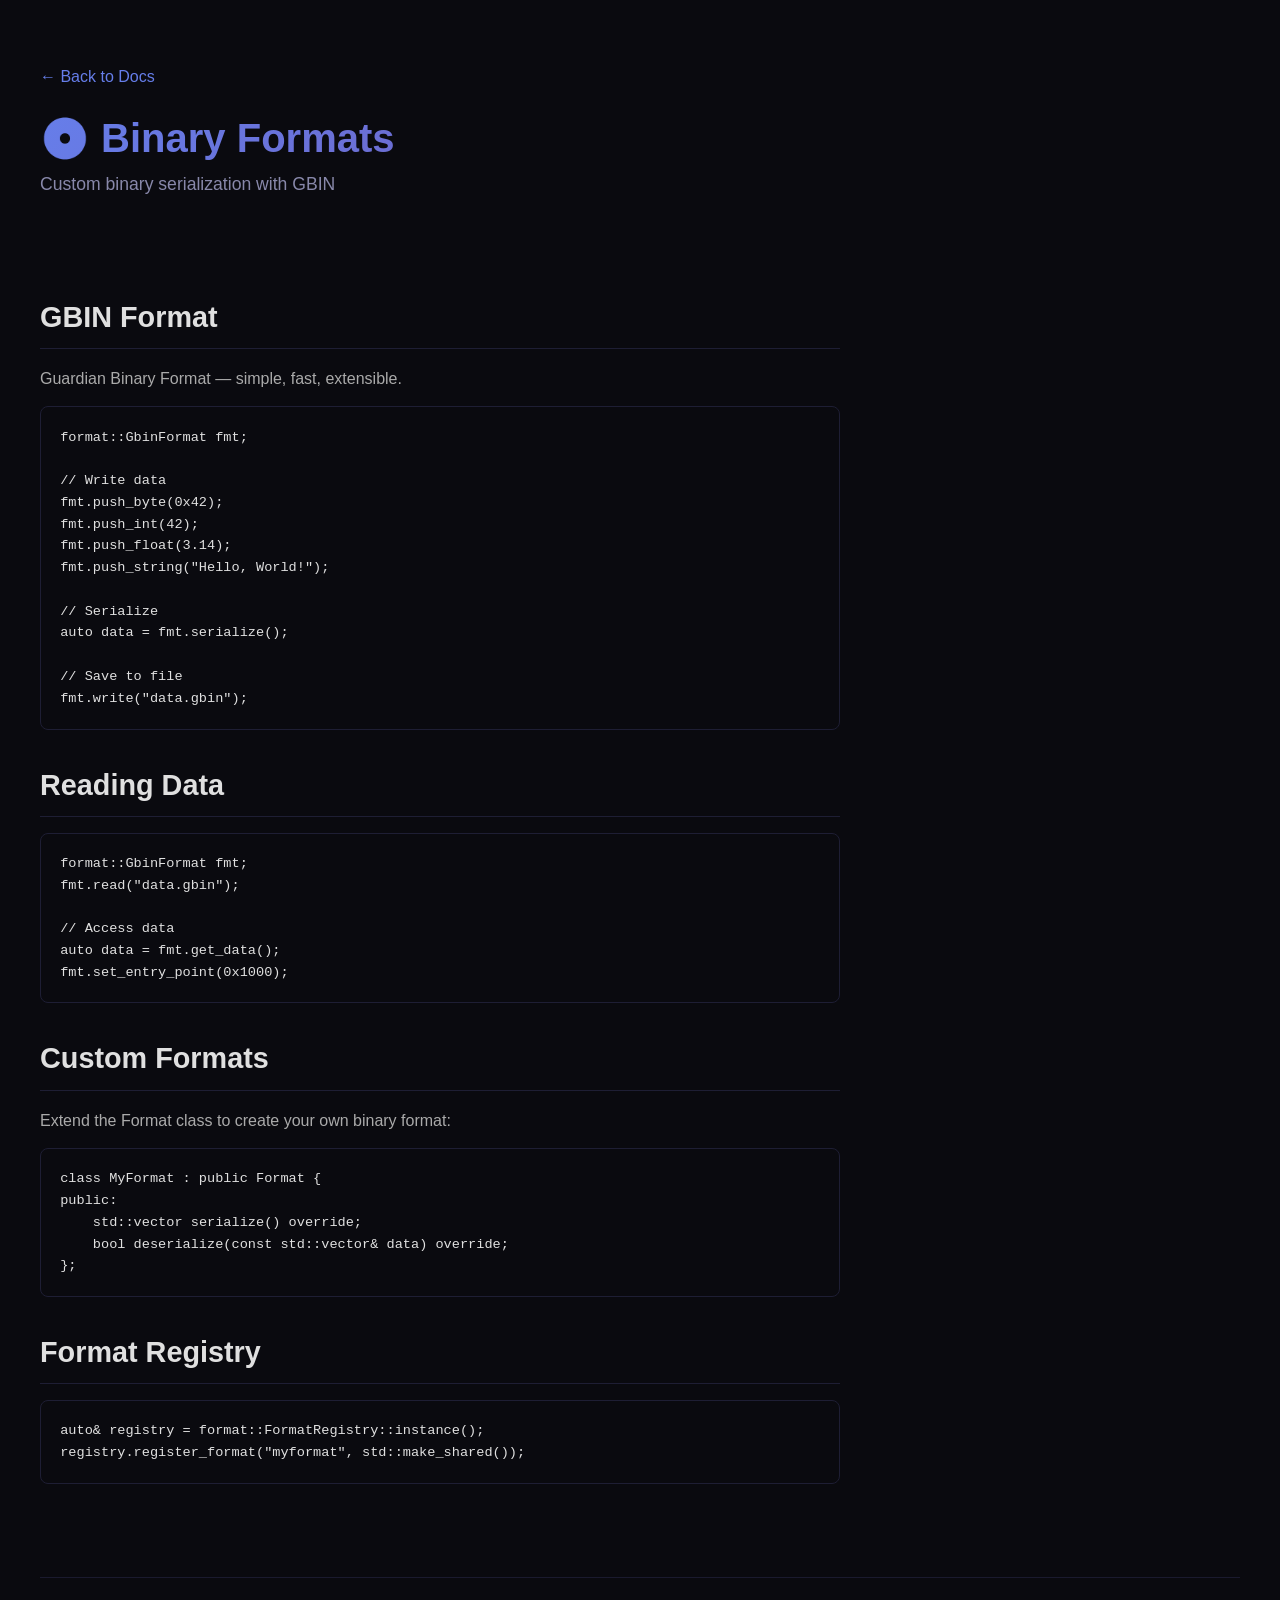
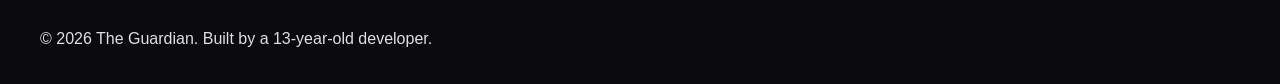
<file: website/docs/binary-formats.html>
<!DOCTYPE html>
<html lang="en">
<head>
    <meta charset="UTF-8" />
    <meta name="viewport" content="width=device-width, initial-scale=1.0" />
    <title>Binary Formats — The Guardian</title>
    <link rel="stylesheet" href="../style.css" />
</head>
<body>
    <div class="container">
        <header class="docs-header">
            <a href="index.html" class="back-link">← Back to Docs</a>
            <h1>💿 Binary Formats</h1>
            <p>Custom binary serialization with GBIN</p>
        </header>

        <div class="docs-content">
            <h2>GBIN Format</h2>
            <p>Guardian Binary Format — simple, fast, extensible.</p>
            <pre><code>format::GbinFormat fmt;

// Write data
fmt.push_byte(0x42);
fmt.push_int(42);
fmt.push_float(3.14);
fmt.push_string("Hello, World!");

// Serialize
auto data = fmt.serialize();

// Save to file
fmt.write("data.gbin");</code></pre>

            <h2>Reading Data</h2>
            <pre><code>format::GbinFormat fmt;
fmt.read("data.gbin");

// Access data
auto data = fmt.get_data();
fmt.set_entry_point(0x1000);</code></pre>

            <h2>Custom Formats</h2>
            <p>Extend the Format class to create your own binary format:</p>
            <pre><code>class MyFormat : public Format {
public:
    std::vector<uint8_t> serialize() override;
    bool deserialize(const std::vector<uint8_t>& data) override;
};</code></pre>

            <h2>Format Registry</h2>
            <pre><code>auto& registry = format::FormatRegistry::instance();
registry.register_format("myformat", std::make_shared<MyFormat>());</code></pre>
        </div>

        <footer>
            <p>&copy; 2026 The Guardian. Built by a 13-year-old developer.</p>
        </footer>
    </div>
</body>
</html>
</file>
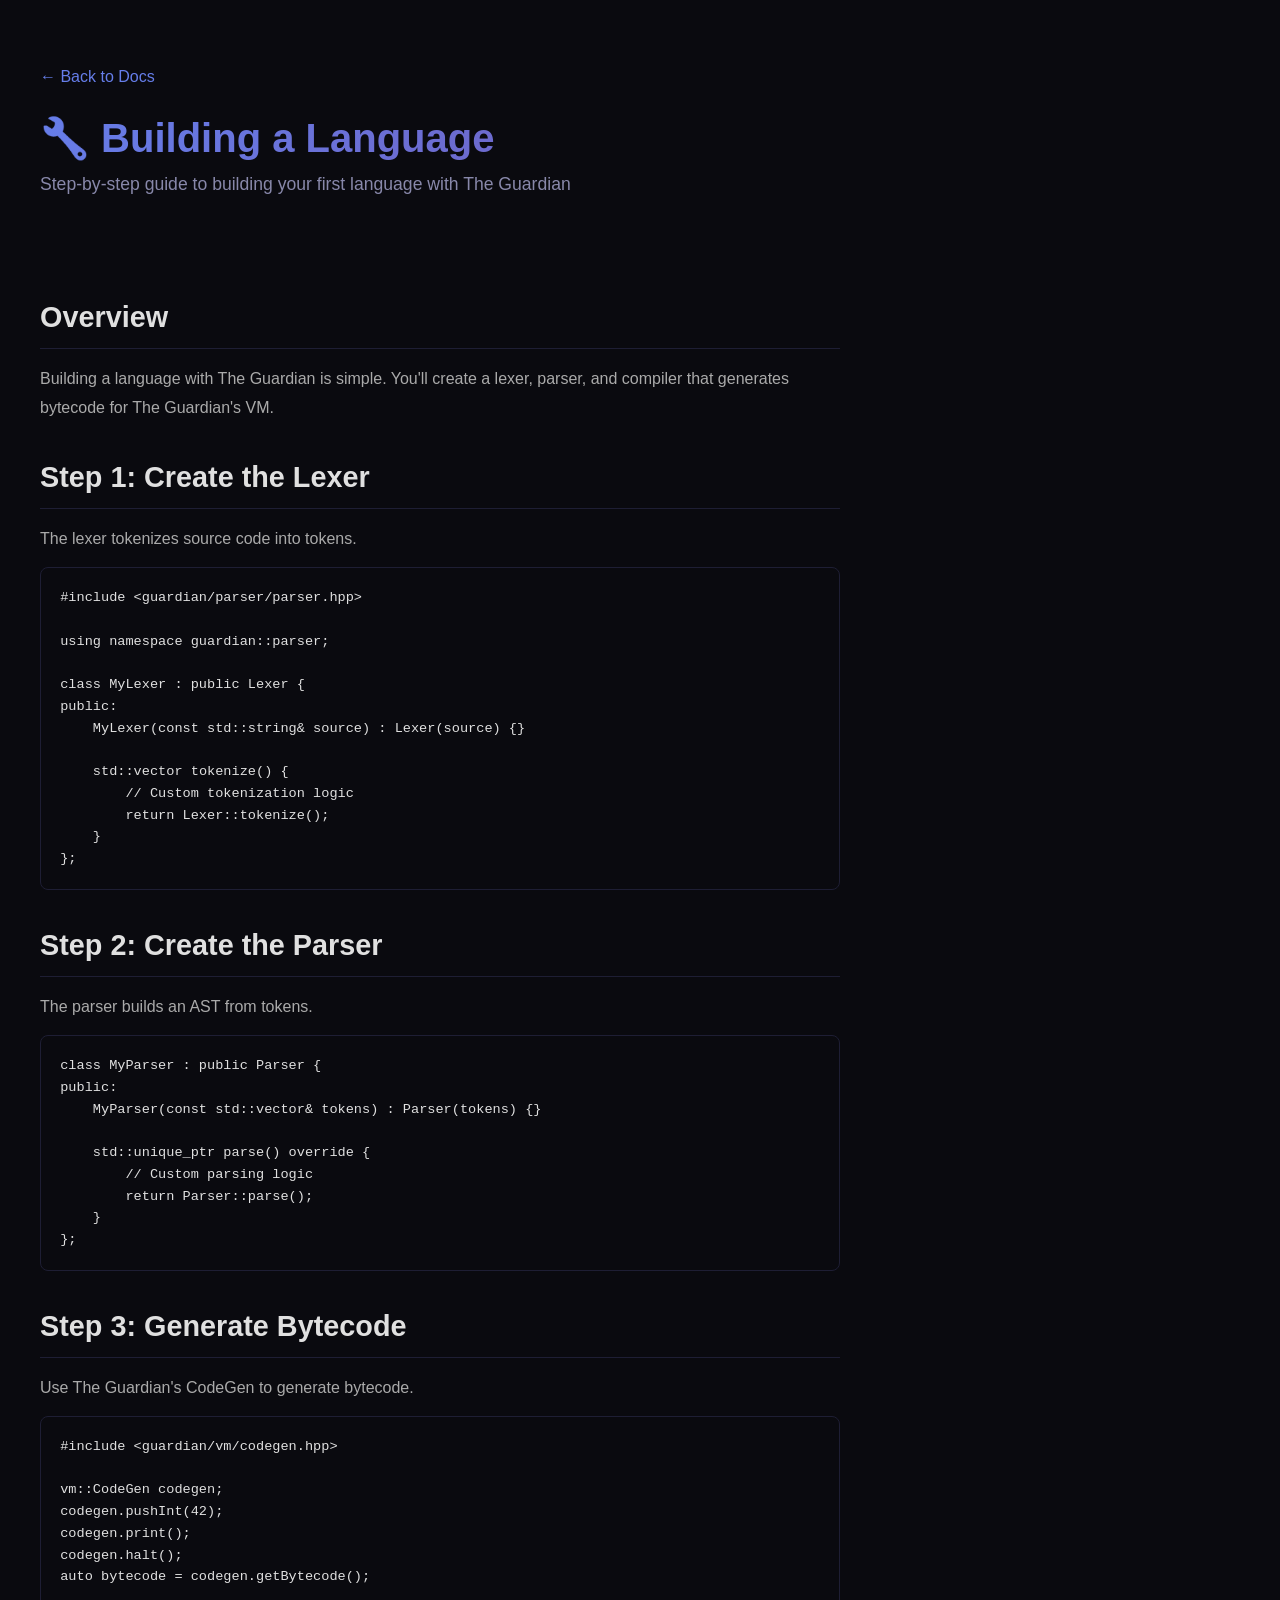
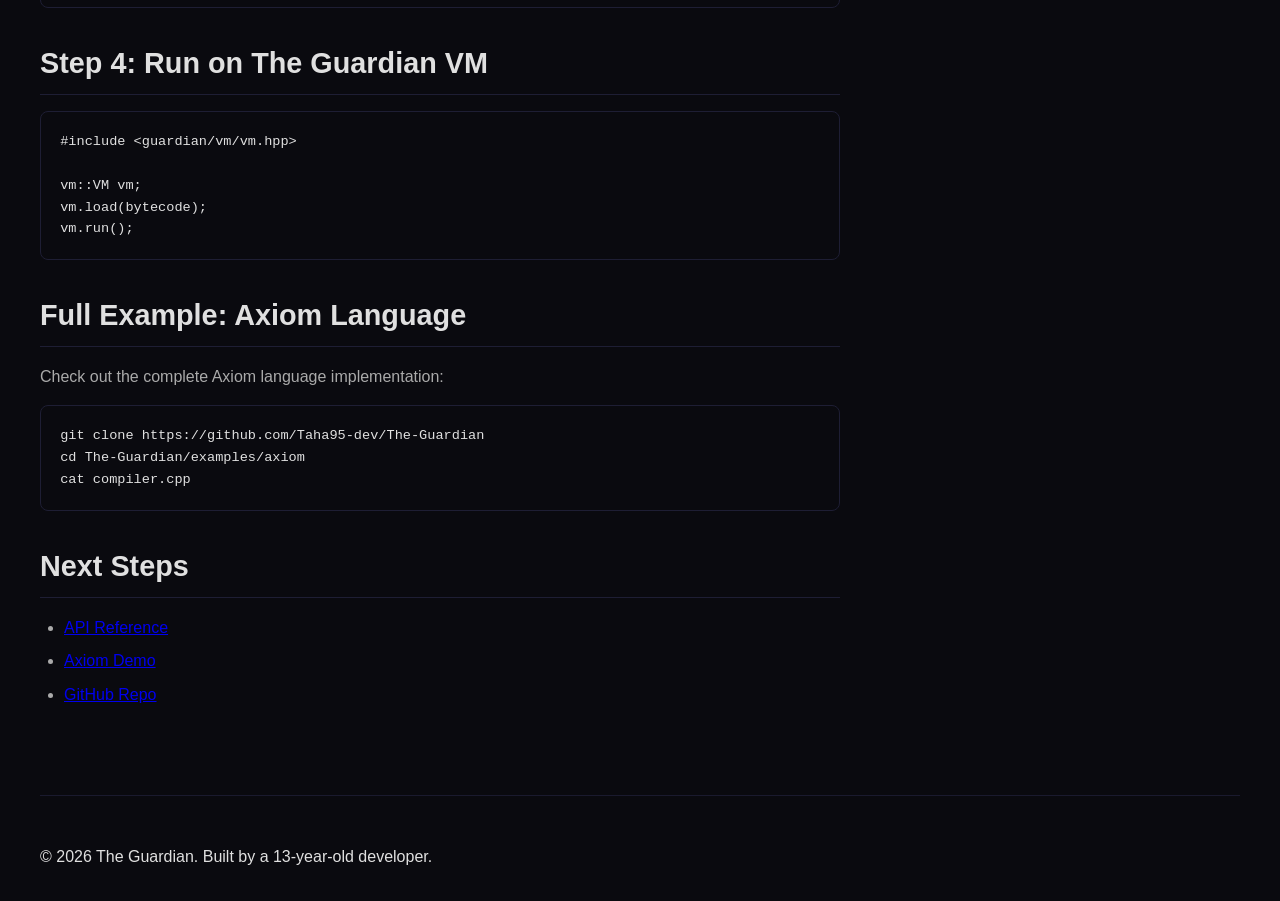
<file: website/docs/building-a-language.html>
<!DOCTYPE html>
<html lang="en">
<head>
    <meta charset="UTF-8" />
    <meta name="viewport" content="width=device-width, initial-scale=1.0" />
    <title>Building a Language — The Guardian</title>
    <link rel="stylesheet" href="../style.css" />
</head>
<body>
    <div class="container">
        <header class="docs-header">
            <a href="index.html" class="back-link">← Back to Docs</a>
            <h1>🔧 Building a Language</h1>
            <p>Step-by-step guide to building your first language with The Guardian</p>
        </header>

        <div class="docs-content">
            <h2>Overview</h2>
            <p>Building a language with The Guardian is simple. You'll create a lexer, parser, and compiler that generates bytecode for The Guardian's VM.</p>

            <h2>Step 1: Create the Lexer</h2>
            <p>The lexer tokenizes source code into tokens.</p>
            <pre><code>#include &lt;guardian/parser/parser.hpp&gt;

using namespace guardian::parser;

class MyLexer : public Lexer {
public:
    MyLexer(const std::string& source) : Lexer(source) {}
    
    std::vector<Token> tokenize() {
        // Custom tokenization logic
        return Lexer::tokenize();
    }
};</code></pre>

            <h2>Step 2: Create the Parser</h2>
            <p>The parser builds an AST from tokens.</p>
            <pre><code>class MyParser : public Parser {
public:
    MyParser(const std::vector<Token>& tokens) : Parser(tokens) {}
    
    std::unique_ptr<ASTNode> parse() override {
        // Custom parsing logic
        return Parser::parse();
    }
};</code></pre>

            <h2>Step 3: Generate Bytecode</h2>
            <p>Use The Guardian's CodeGen to generate bytecode.</p>
            <pre><code>#include &lt;guardian/vm/codegen.hpp&gt;

vm::CodeGen codegen;
codegen.pushInt(42);
codegen.print();
codegen.halt();
auto bytecode = codegen.getBytecode();</code></pre>

            <h2>Step 4: Run on The Guardian VM</h2>
            <pre><code>#include &lt;guardian/vm/vm.hpp&gt;

vm::VM vm;
vm.load(bytecode);
vm.run();</code></pre>

            <h2>Full Example: Axiom Language</h2>
            <p>Check out the complete Axiom language implementation:</p>
            <pre><code>git clone https://github.com/Taha95-dev/The-Guardian
cd The-Guardian/examples/axiom
cat compiler.cpp</code></pre>

            <h2>Next Steps</h2>
            <ul>
                <li><a href="api.html">API Reference</a></li>
                <li><a href="../examples/axiom/">Axiom Demo</a></li>
                <li><a href="https://github.com/Taha95-dev/The-Guardian">GitHub Repo</a></li>
            </ul>
        </div>

        <footer>
            <p>&copy; 2026 The Guardian. Built by a 13-year-old developer.</p>
        </footer>
    </div>
</body>
</html>
</file>
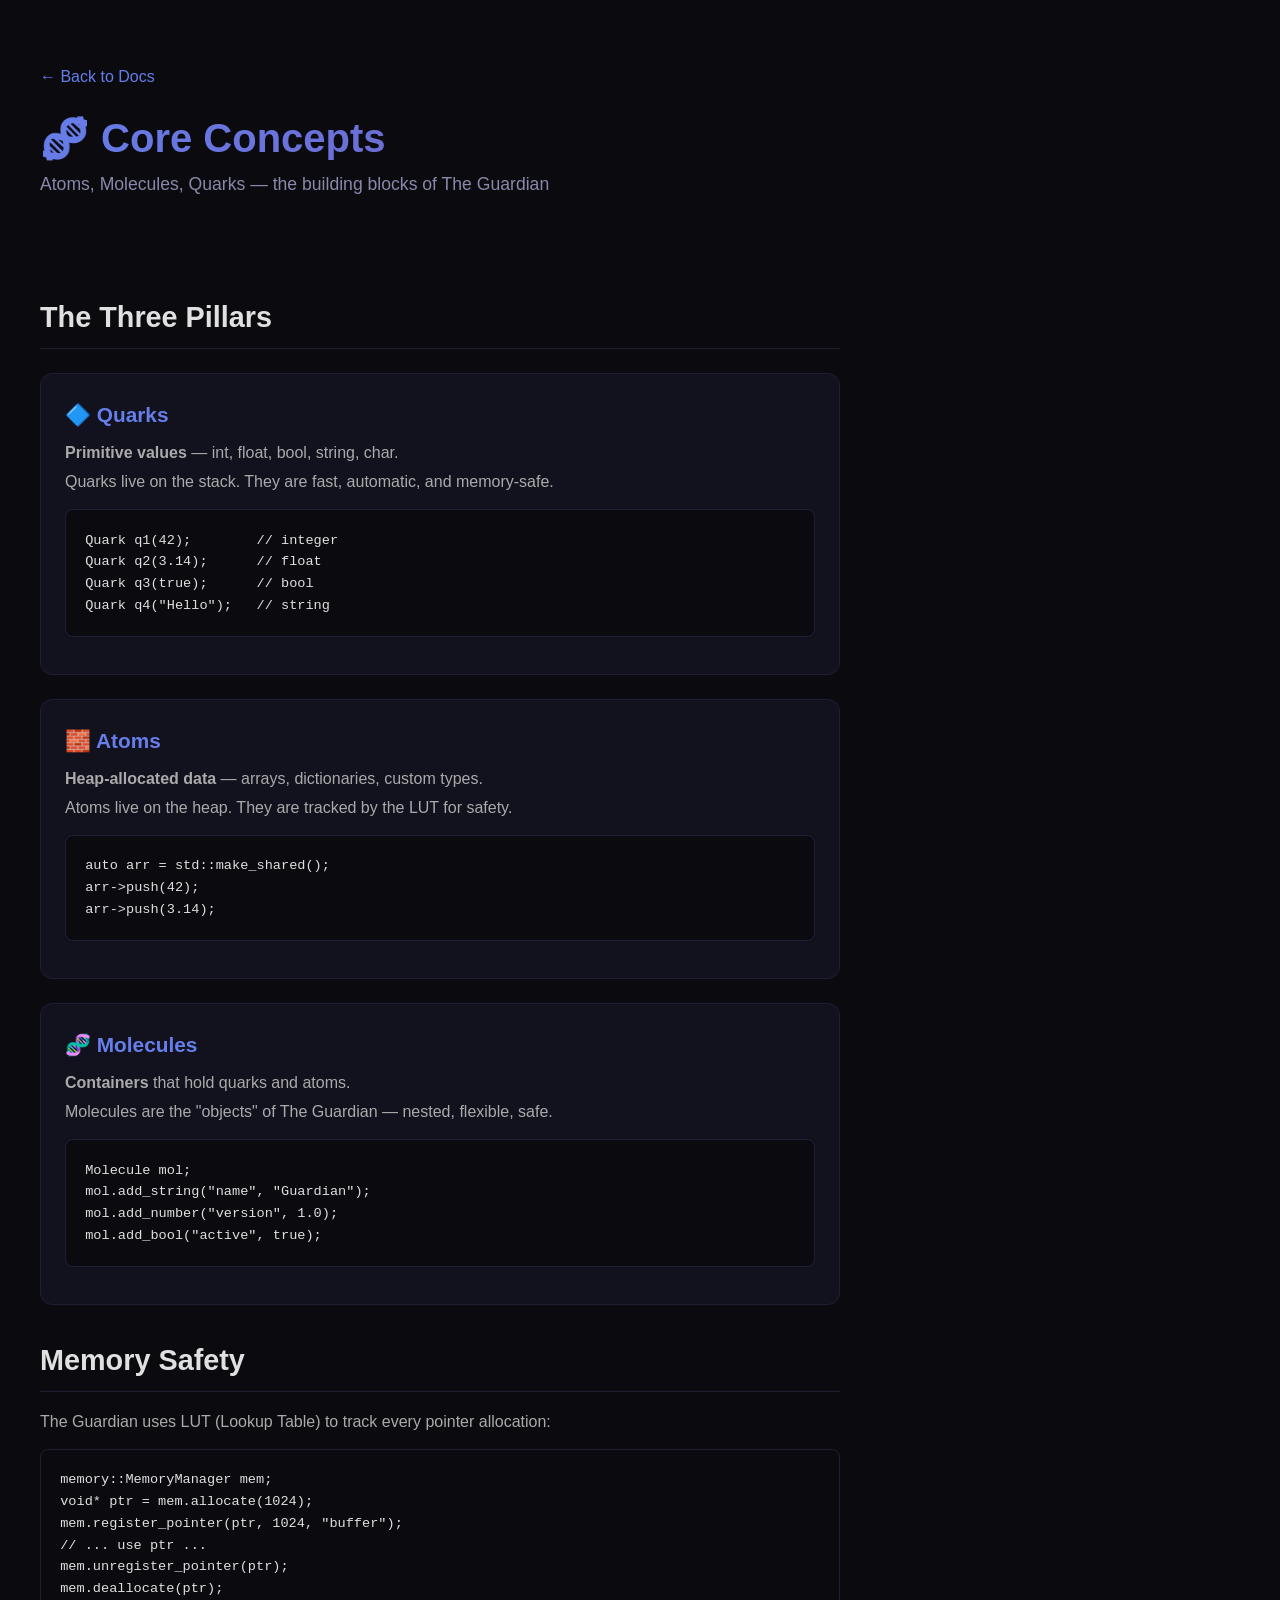
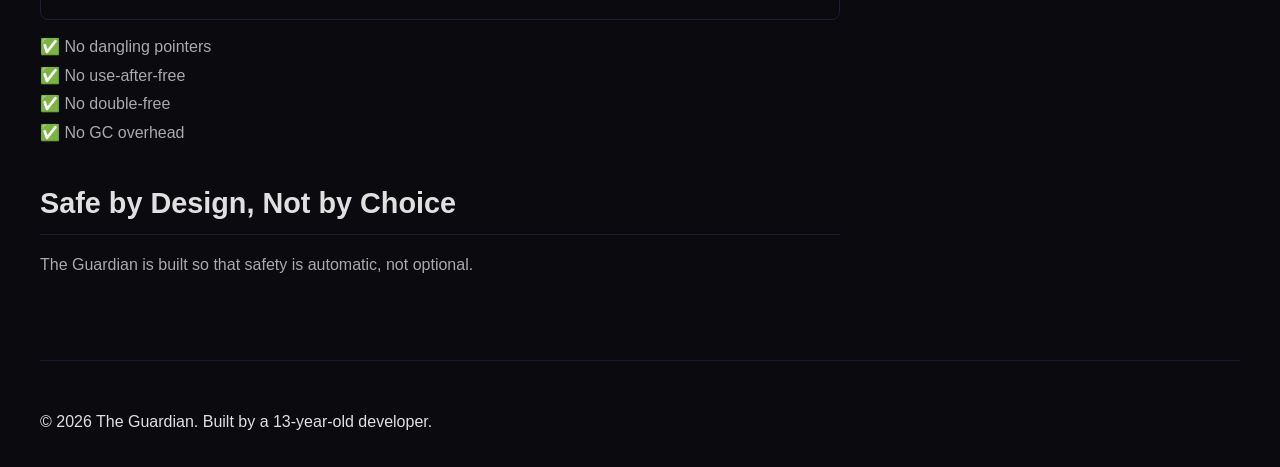
<file: website/docs/core-concepts.html>
<!DOCTYPE html>
<html lang="en">
<head>
    <meta charset="UTF-8" />
    <meta name="viewport" content="width=device-width, initial-scale=1.0" />
    <title>Core Concepts — The Guardian</title>
    <link rel="stylesheet" href="../style.css" />
</head>
<body>
    <div class="container">
        <header class="docs-header">
            <a href="index.html" class="back-link">← Back to Docs</a>
            <h1>🧬 Core Concepts</h1>
            <p>Atoms, Molecules, Quarks — the building blocks of The Guardian</p>
        </header>

        <div class="docs-content">
            <h2>The Three Pillars</h2>

            <div class="concept-card">
                <h3>🔷 Quarks</h3>
                <p><strong>Primitive values</strong> — int, float, bool, string, char.</p>
                <p>Quarks live on the stack. They are fast, automatic, and memory-safe.</p>
                <pre><code>Quark q1(42);        // integer
Quark q2(3.14);      // float
Quark q3(true);      // bool
Quark q4("Hello");   // string</code></pre>
            </div>

            <div class="concept-card">
                <h3>🧱 Atoms</h3>
                <p><strong>Heap-allocated data</strong> — arrays, dictionaries, custom types.</p>
                <p>Atoms live on the heap. They are tracked by the LUT for safety.</p>
                <pre><code>auto arr = std::make_shared<ArrayAtom>();
arr->push(42);
arr->push(3.14);</code></pre>
            </div>

            <div class="concept-card">
                <h3>🧬 Molecules</h3>
                <p><strong>Containers</strong> that hold quarks and atoms.</p>
                <p>Molecules are the "objects" of The Guardian — nested, flexible, safe.</p>
                <pre><code>Molecule mol;
mol.add_string("name", "Guardian");
mol.add_number("version", 1.0);
mol.add_bool("active", true);</code></pre>
            </div>

            <h2>Memory Safety</h2>
            <p>The Guardian uses LUT (Lookup Table) to track every pointer allocation:</p>
            <pre><code>memory::MemoryManager mem;
void* ptr = mem.allocate(1024);
mem.register_pointer(ptr, 1024, "buffer");
// ... use ptr ...
mem.unregister_pointer(ptr);
mem.deallocate(ptr);</code></pre>
            <p>✅ No dangling pointers<br />
            ✅ No use-after-free<br />
            ✅ No double-free<br />
            ✅ No GC overhead</p>

            <h2>Safe by Design, Not by Choice</h2>
            <p>The Guardian is built so that safety is automatic, not optional.</p>
        </div>

        <footer>
            <p>&copy; 2026 The Guardian. Built by a 13-year-old developer.</p>
        </footer>
    </div>
</body>
</html>
</file>
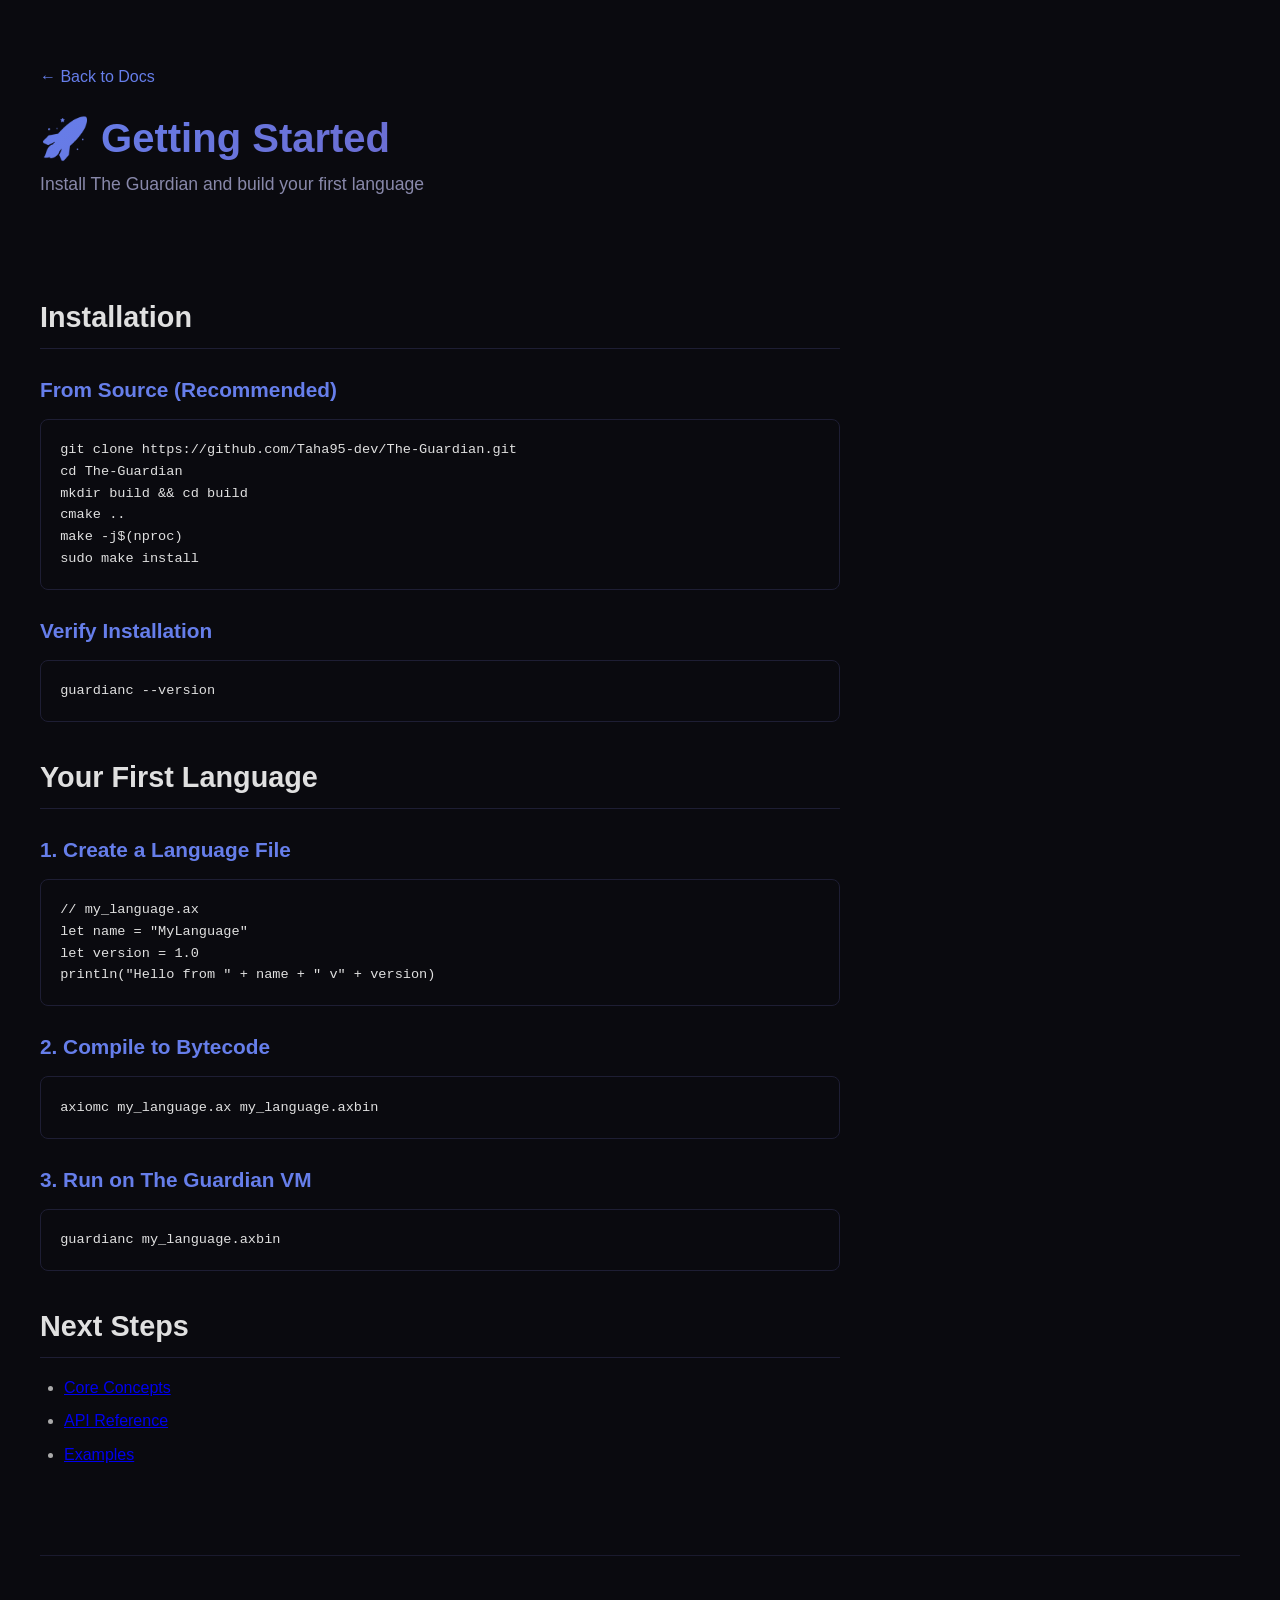
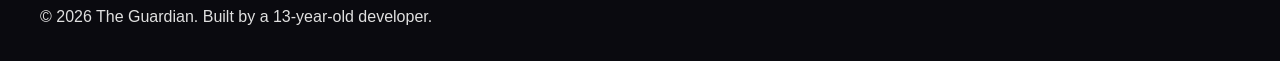
<file: website/docs/getting-started.html>
<!DOCTYPE html>
<html lang="en">
<head>
    <meta charset="UTF-8" />
    <meta name="viewport" content="width=device-width, initial-scale=1.0" />
    <title>Getting Started — The Guardian</title>
    <link rel="stylesheet" href="../style.css" />
</head>
<body>
    <div class="container">
        <header class="docs-header">
            <a href="index.html" class="back-link">← Back to Docs</a>
            <h1>🚀 Getting Started</h1>
            <p>Install The Guardian and build your first language</p>
        </header>

        <div class="docs-content">
            <h2>Installation</h2>

            <h3>From Source (Recommended)</h3>
            <pre><code>git clone https://github.com/Taha95-dev/The-Guardian.git
cd The-Guardian
mkdir build && cd build
cmake ..
make -j$(nproc)
sudo make install</code></pre>

            <h3>Verify Installation</h3>
            <pre><code>guardianc --version</code></pre>

            <h2>Your First Language</h2>

            <h3>1. Create a Language File</h3>
            <pre><code>// my_language.ax
let name = "MyLanguage"
let version = 1.0
println("Hello from " + name + " v" + version)</code></pre>

            <h3>2. Compile to Bytecode</h3>
            <pre><code>axiomc my_language.ax my_language.axbin</code></pre>

            <h3>3. Run on The Guardian VM</h3>
            <pre><code>guardianc my_language.axbin</code></pre>

            <h2>Next Steps</h2>
            <ul>
                <li><a href="core-concepts.html">Core Concepts</a></li>
                <li><a href="api.html">API Reference</a></li>
                <li><a href="examples.html">Examples</a></li>
            </ul>
        </div>

        <footer>
            <p>&copy; 2026 The Guardian. Built by a 13-year-old developer.</p>
        </footer>
    </div>
</body>
</html>
</file>
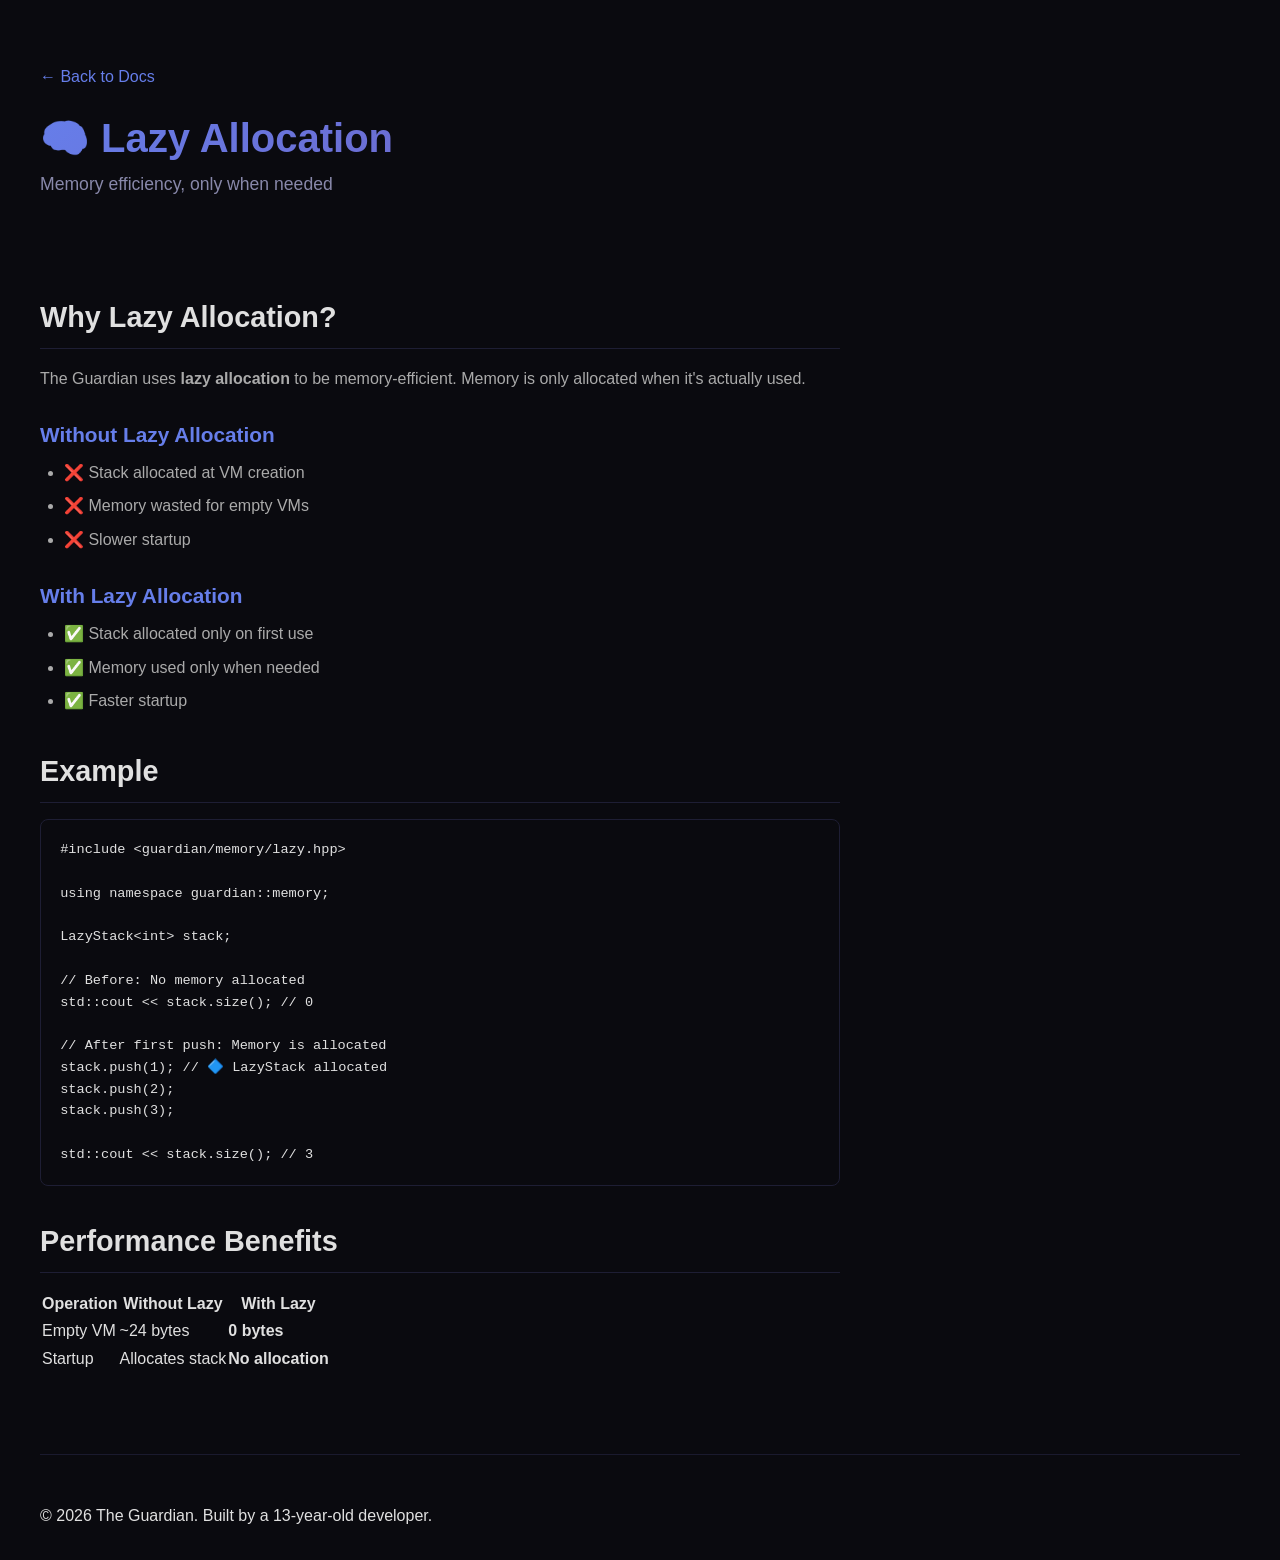
<file: website/docs/lazy-allocation.html>
<!DOCTYPE html>
<html lang="en">
<head>
    <meta charset="UTF-8" />
    <meta name="viewport" content="width=device-width, initial-scale=1.0" />
    <title>Lazy Allocation — The Guardian</title>
    <link rel="stylesheet" href="../style.css" />
</head>
<body>
    <div class="container">
        <header class="docs-header">
            <a href="index.html" class="back-link">← Back to Docs</a>
            <h1>🧠 Lazy Allocation</h1>
            <p>Memory efficiency, only when needed</p>
        </header>

        <div class="docs-content">
            <h2>Why Lazy Allocation?</h2>
            <p>The Guardian uses <strong>lazy allocation</strong> to be memory-efficient. Memory is only allocated when it's actually used.</p>

            <h3>Without Lazy Allocation</h3>
            <ul>
                <li>❌ Stack allocated at VM creation</li>
                <li>❌ Memory wasted for empty VMs</li>
                <li>❌ Slower startup</li>
            </ul>

            <h3>With Lazy Allocation</h3>
            <ul>
                <li>✅ Stack allocated only on first use</li>
                <li>✅ Memory used only when needed</li>
                <li>✅ Faster startup</li>
            </ul>

            <h2>Example</h2>
            <pre><code>#include &lt;guardian/memory/lazy.hpp&gt;

using namespace guardian::memory;

LazyStack&lt;int&gt; stack;

// Before: No memory allocated
std::cout &lt;&lt; stack.size(); // 0

// After first push: Memory is allocated
stack.push(1); // 🔷 LazyStack allocated
stack.push(2);
stack.push(3);

std::cout &lt;&lt; stack.size(); // 3</code></pre>

            <h2>Performance Benefits</h2>
            <table>
                <tr>
                    <th>Operation</th>
                    <th>Without Lazy</th>
                    <th>With Lazy</th>
                </tr>
                <tr>
                    <td>Empty VM</td>
                    <td>~24 bytes</td>
                    <td><strong>0 bytes</strong></td>
                </tr>
                <tr>
                    <td>Startup</td>
                    <td>Allocates stack</td>
                    <td><strong>No allocation</strong></td>
                </tr>
            </table>
        </div>

        <footer>
            <p>&copy; 2026 The Guardian. Built by a 13-year-old developer.</p>
        </footer>
    </div>
</body>
</html>
</file>
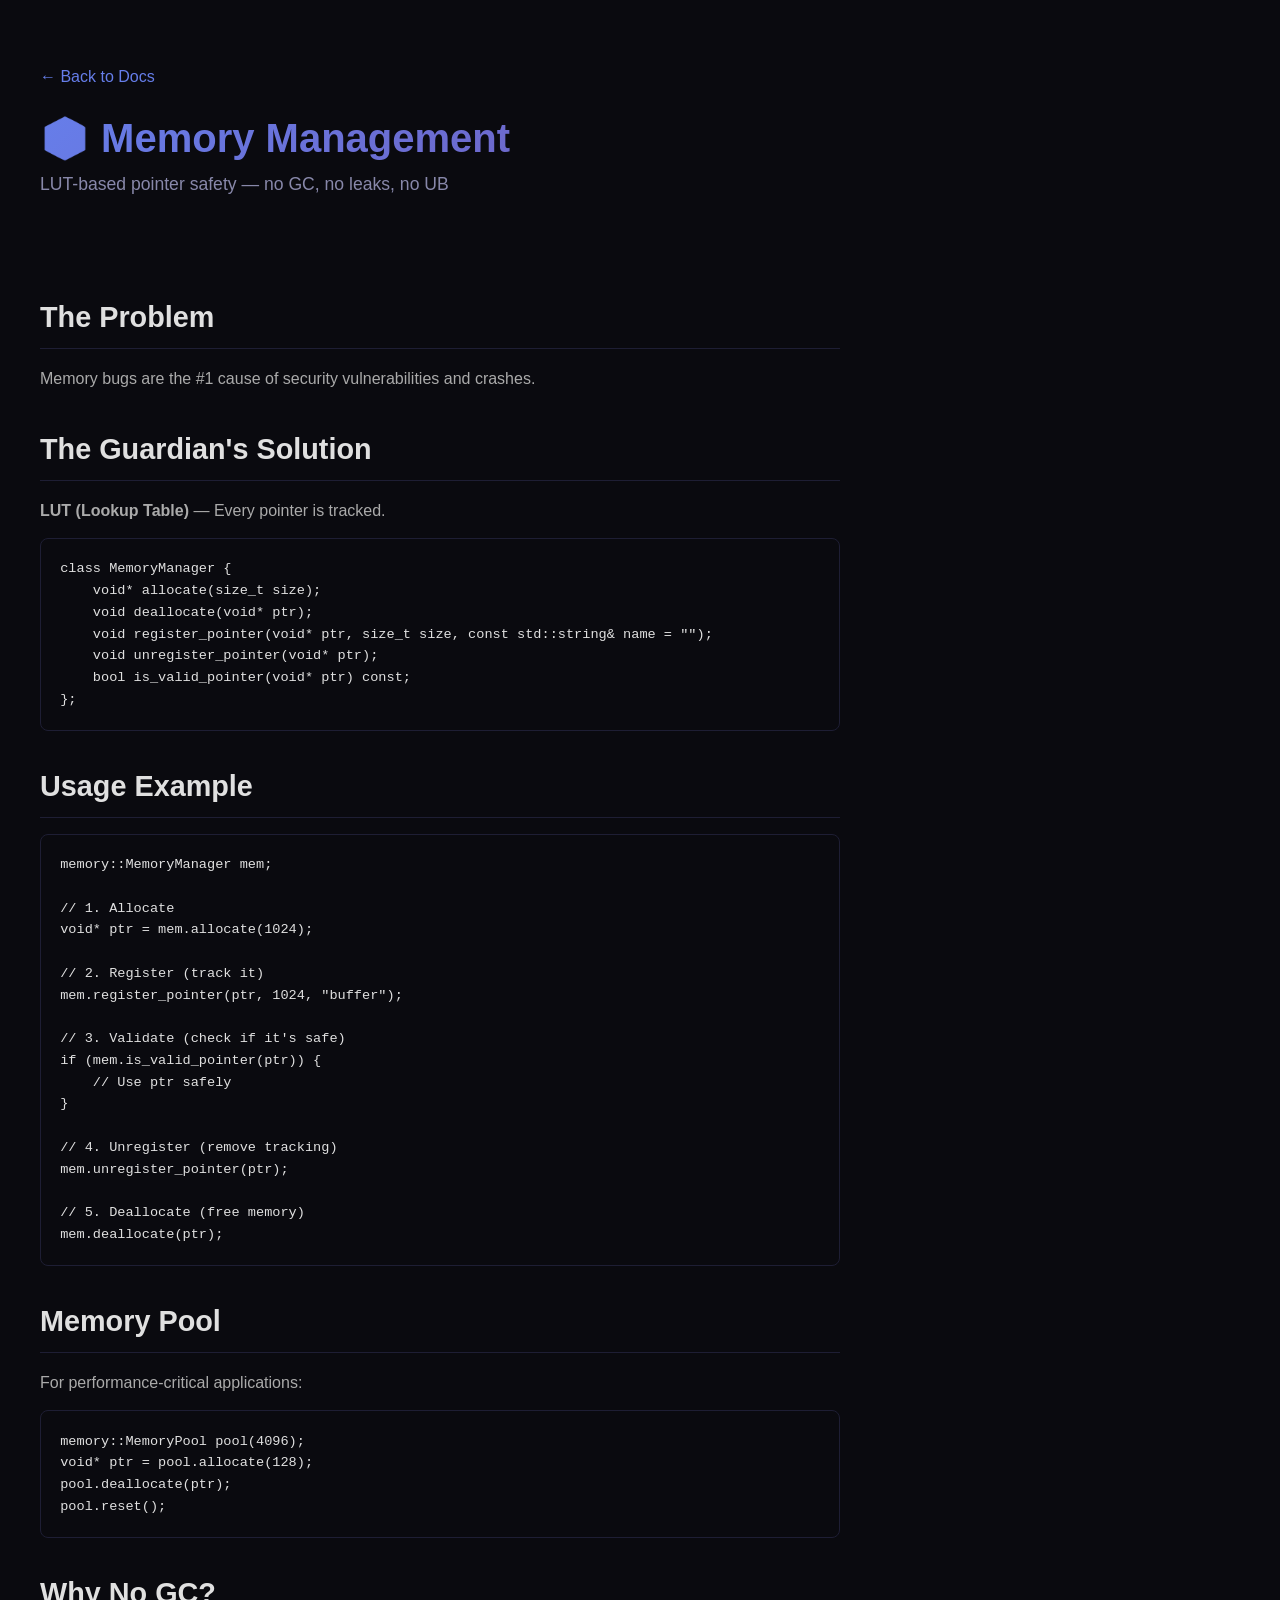
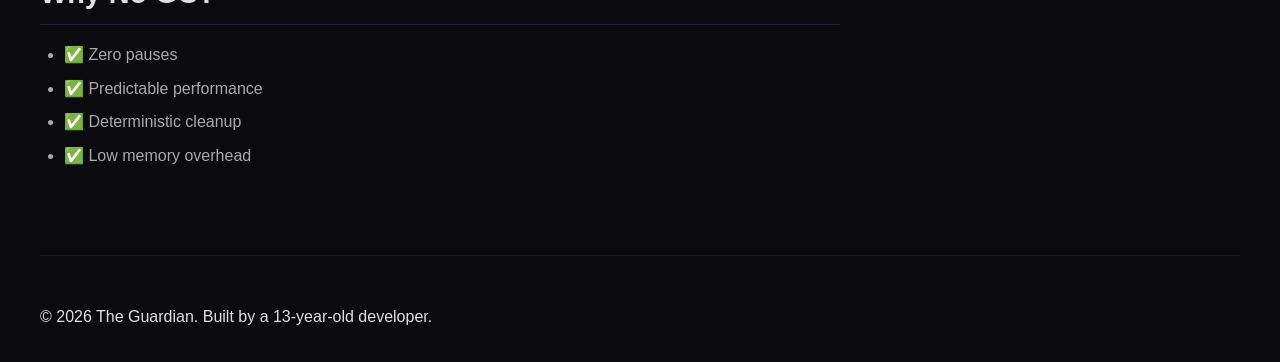
<file: website/docs/memory.html>
<!DOCTYPE html>
<html lang="en">
<head>
    <meta charset="UTF-8" />
    <meta name="viewport" content="width=device-width, initial-scale=1.0" />
    <title>Memory Management — The Guardian</title>
    <link rel="stylesheet" href="../style.css" />
</head>
<body>
    <div class="container">
        <header class="docs-header">
            <a href="index.html" class="back-link">← Back to Docs</a>
            <h1>📦 Memory Management</h1>
            <p>LUT-based pointer safety — no GC, no leaks, no UB</p>
        </header>

        <div class="docs-content">
            <h2>The Problem</h2>
            <p>Memory bugs are the #1 cause of security vulnerabilities and crashes.</p>

            <h2>The Guardian's Solution</h2>
            <p><strong>LUT (Lookup Table)</strong> — Every pointer is tracked.</p>
            <pre><code>class MemoryManager {
    void* allocate(size_t size);
    void deallocate(void* ptr);
    void register_pointer(void* ptr, size_t size, const std::string& name = "");
    void unregister_pointer(void* ptr);
    bool is_valid_pointer(void* ptr) const;
};</code></pre>

            <h2>Usage Example</h2>
            <pre><code>memory::MemoryManager mem;

// 1. Allocate
void* ptr = mem.allocate(1024);

// 2. Register (track it)
mem.register_pointer(ptr, 1024, "buffer");

// 3. Validate (check if it's safe)
if (mem.is_valid_pointer(ptr)) {
    // Use ptr safely
}

// 4. Unregister (remove tracking)
mem.unregister_pointer(ptr);

// 5. Deallocate (free memory)
mem.deallocate(ptr);</code></pre>

            <h2>Memory Pool</h2>
            <p>For performance-critical applications:</p>
            <pre><code>memory::MemoryPool pool(4096);
void* ptr = pool.allocate(128);
pool.deallocate(ptr);
pool.reset();</code></pre>

            <h2>Why No GC?</h2>
            <ul>
                <li>✅ Zero pauses</li>
                <li>✅ Predictable performance</li>
                <li>✅ Deterministic cleanup</li>
                <li>✅ Low memory overhead</li>
            </ul>
        </div>

        <footer>
            <p>&copy; 2026 The Guardian. Built by a 13-year-old developer.</p>
        </footer>
    </div>
</body>
</html>
</file>
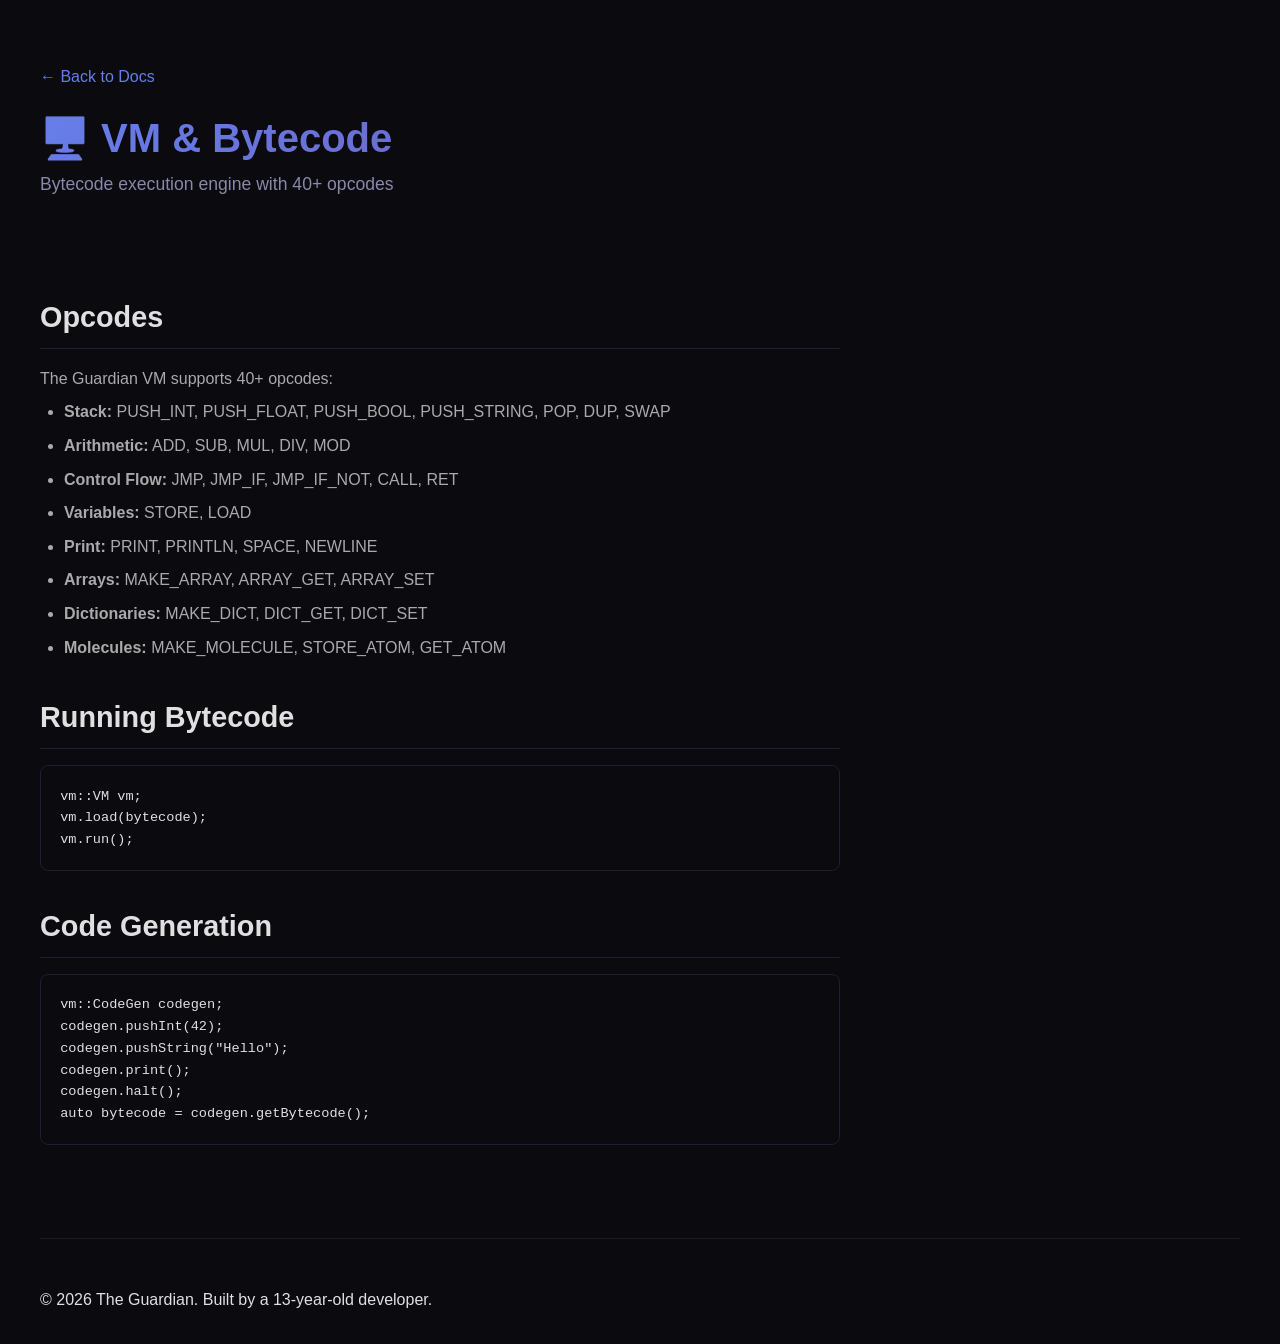
<file: website/docs/vm.html>
<!DOCTYPE html>
<html lang="en">
<head>
    <meta charset="UTF-8" />
    <meta name="viewport" content="width=device-width, initial-scale=1.0" />
    <title>VM & Bytecode — The Guardian</title>
    <link rel="stylesheet" href="../style.css" />
</head>
<body>
    <div class="container">
        <header class="docs-header">
            <a href="index.html" class="back-link">← Back to Docs</a>
            <h1>🖥️ VM & Bytecode</h1>
            <p>Bytecode execution engine with 40+ opcodes</p>
        </header>

        <div class="docs-content">
            <h2>Opcodes</h2>
            <p>The Guardian VM supports 40+ opcodes:</p>
            <ul>
                <li><strong>Stack:</strong> PUSH_INT, PUSH_FLOAT, PUSH_BOOL, PUSH_STRING, POP, DUP, SWAP</li>
                <li><strong>Arithmetic:</strong> ADD, SUB, MUL, DIV, MOD</li>
                <li><strong>Control Flow:</strong> JMP, JMP_IF, JMP_IF_NOT, CALL, RET</li>
                <li><strong>Variables:</strong> STORE, LOAD</li>
                <li><strong>Print:</strong> PRINT, PRINTLN, SPACE, NEWLINE</li>
                <li><strong>Arrays:</strong> MAKE_ARRAY, ARRAY_GET, ARRAY_SET</li>
                <li><strong>Dictionaries:</strong> MAKE_DICT, DICT_GET, DICT_SET</li>
                <li><strong>Molecules:</strong> MAKE_MOLECULE, STORE_ATOM, GET_ATOM</li>
            </ul>

            <h2>Running Bytecode</h2>
            <pre><code>vm::VM vm;
vm.load(bytecode);
vm.run();</code></pre>

            <h2>Code Generation</h2>
            <pre><code>vm::CodeGen codegen;
codegen.pushInt(42);
codegen.pushString("Hello");
codegen.print();
codegen.halt();
auto bytecode = codegen.getBytecode();</code></pre>
        </div>

        <footer>
            <p>&copy; 2026 The Guardian. Built by a 13-year-old developer.</p>
        </footer>
    </div>
</body>
</html>
</file>
<file: website/style.css>
/* ── Reset ── */
* { margin: 0; padding: 0; box-sizing: border-box; }

body {
    font-family: -apple-system, BlinkMacSystemFont, 'Segoe UI', Roboto, Oxygen, Ubuntu, sans-serif;
    background: #0a0a0f;
    color: #e0e0e0;
    min-height: 100vh;
    display: flex;
    justify-content: center;
    align-items: center;
    padding: 2rem;
    line-height: 1.6;
}

.container {
    max-width: 1200px;
    width: 100%;
}

/* ── Buttons ── */
.btn {
    display: inline-block;
    padding: 0.8rem 2rem;
    border-radius: 50px;
    text-decoration: none;
    font-weight: 600;
    transition: all 0.3s;
}

.btn-primary {
    background: linear-gradient(135deg, #667eea, #764ba2);
    color: #fff;
}

.btn-primary:hover {
    transform: translateY(-2px);
    box-shadow: 0 8px 30px rgba(102, 126, 234, 0.3);
}

.btn-secondary {
    background: transparent;
    color: #667eea;
    border: 1px solid #667eea;
}

.btn-secondary:hover {
    background: rgba(102, 126, 234, 0.1);
}

.btn-large {
    padding: 1rem 3rem;
    font-size: 1.1rem;
}

/* ── Hero ── */
.hero {
    display: grid;
    grid-template-columns: 1fr 1fr;
    gap: 4rem;
    align-items: center;
    padding: 4rem 0 5rem;
}

.hero-badge {
    display: inline-block;
    background: rgba(102, 126, 234, 0.15);
    color: #667eea;
    padding: 0.3rem 1rem;
    border-radius: 50px;
    font-size: 0.8rem;
    font-weight: 600;
    margin-bottom: 1rem;
}

.hero h1 {
    font-size: 3rem;
    font-weight: 900;
    line-height: 1.1;
    margin-bottom: 1rem;
}

.gradient-text {
    background: linear-gradient(135deg, #667eea, #764ba2);
    -webkit-background-clip: text;
    -webkit-text-fill-color: transparent;
}

.hero-description {
    color: #888;
    font-size: 1.15rem;
    max-width: 480px;
    margin-bottom: 2rem;
}

.hero-buttons {
    display: flex;
    gap: 1rem;
    flex-wrap: wrap;
    margin-bottom: 2rem;
}

.hero-stats-mini {
    display: flex;
    gap: 2rem;
    color: #555;
    font-size: 0.85rem;
}

.hero-visual {
    display: flex;
    justify-content: center;
    align-items: center;
}

.hero-visual img {
    max-width: 300px;
    filter: drop-shadow(0 0 30px rgba(102, 126, 234, 0.2));
}

/* ── Section Headers ── */
.section-header {
    text-align: center;
    margin-bottom: 3rem;
}

.section-header h2 {
    font-size: 2.5rem;
    font-weight: 800;
    background: linear-gradient(135deg, #667eea, #764ba2);
    -webkit-background-clip: text;
    -webkit-text-fill-color: transparent;
}

.section-header p {
    color: #666;
    font-size: 1.1rem;
    margin-top: 0.4rem;
}

/* ── Features ── */
.features-section {
    padding: 4rem 0;
}

.features-grid {
    display: grid;
    grid-template-columns: repeat(3, 1fr);
    gap: 1.5rem;
}

.feature-card {
    background: #12121f;
    padding: 1.8rem;
    border-radius: 12px;
    border: 1px solid #1e1e34;
    transition: all 0.3s;
}

.feature-card:hover {
    transform: translateY(-4px);
    border-color: #667eea;
    box-shadow: 0 8px 30px rgba(0, 0, 0, 0.4);
}

.feature-icon { font-size: 2rem; margin-bottom: 0.6rem; }
.feature-card h3 { font-size: 1.1rem; margin-bottom: 0.4rem; }
.feature-card p { color: #777; font-size: 0.9rem; line-height: 1.5; }

.feature-tag {
    display: inline-block;
    margin-top: 0.8rem;
    font-size: 0.7rem;
    font-weight: 600;
    text-transform: uppercase;
    color: #667eea;
    background: rgba(102, 126, 234, 0.1);
    padding: 0.2rem 0.8rem;
    border-radius: 50px;
}

/* ── Stats ── */
.stats-section {
    padding: 4rem 0;
}

.stats-grid {
    display: grid;
    grid-template-columns: repeat(5, 1fr);
    gap: 1.5rem;
}

.stat-item {
    background: #12121f;
    padding: 2rem 1rem;
    border-radius: 12px;
    border: 1px solid #1e1e34;
    text-align: center;
    transition: border-color 0.3s;
}

.stat-item:hover { border-color: #667eea; }
.stat-item.highlight { border-color: #667eea; background: rgba(102, 126, 234, 0.05); }

.stat-number {
    display: block;
    font-size: 2.8rem;
    font-weight: 800;
    color: #667eea;
}

.stat-label {
    font-size: 0.8rem;
    color: #666;
    text-transform: uppercase;
    letter-spacing: 0.5px;
}

/* ── Pricing ── */
.pricing-section {
    padding: 4rem 0;
}

.pricing-card {
    max-width: 600px;
    margin: 0 auto;
    background: #12121f;
    padding: 3rem;
    border-radius: 16px;
    border: 1px solid #2a2a4e;
    text-align: center;
    position: relative;
}

.pricing-badge {
    position: absolute;
    top: -12px;
    right: 30px;
    background: linear-gradient(135deg, #667eea, #764ba2);
    color: #fff;
    padding: 0.3rem 1.2rem;
    border-radius: 50px;
    font-size: 0.75rem;
    font-weight: 600;
    text-transform: uppercase;
}

.pricing-price { margin: 1rem 0; }
.pricing-price .currency { font-size: 1.5rem; vertical-align: top; color: #667eea; }
.pricing-price .amount { font-size: 4rem; font-weight: 800; color: #667eea; }
.pricing-price .period { font-size: 0.9rem; color: #666; }
.pricing-note { color: #666; font-size: 0.9rem; }

.pricing-features {
    list-style: none;
    text-align: left;
    margin: 1.5rem 0;
    padding: 0;
}

.pricing-features li {
    padding: 0.4rem 0;
    color: #ccc;
    font-size: 0.9rem;
}

.pricing-features li::before { content: "✅ "; color: #27c93f; }
.pricing-guarantee { color: #555; font-size: 0.85rem; margin-top: 1rem; }

/* ── Footer ── */
footer {
    border-top: 1px solid #1a1a2e;
    padding-top: 3rem;
    margin-top: 2rem;
}

.footer-grid {
    display: grid;
    grid-template-columns: 2fr 1fr 1fr 1fr;
    gap: 2rem;
    padding-bottom: 2rem;
}

.footer-brand .footer-logo { font-size: 2rem; }
.footer-brand .footer-name { font-size: 1.2rem; font-weight: 700; margin-left: 0.5rem; }
.footer-desc { color: #666; font-size: 0.9rem; margin-top: 0.3rem; }

.footer-links-group h4 { color: #e0e0e0; font-size: 0.9rem; margin-bottom: 0.8rem; }
.footer-links-group a {
    display: block;
    color: #666;
    text-decoration: none;
    font-size: 0.85rem;
    padding: 0.2rem 0;
    transition: color 0.2s;
}

.footer-links-group a:hover { color: #667eea; }

.footer-bottom {
    border-top: 1px solid #1a1a2e;
    padding-top: 1.5rem;
    text-align: center;
    color: #444;
    font-size: 0.8rem;
}

/* ── Responsive ── */
@media (max-width: 1024px) {
    .hero { grid-template-columns: 1fr; text-align: center; }
    .hero-description { margin: 0 auto 2rem; }
    .hero-buttons { justify-content: center; }
    .hero-stats-mini { justify-content: center; }
    .hero-visual img { max-width: 200px; }
}

@media (max-width: 768px) {
    .features-grid { grid-template-columns: 1fr 1fr; }
    .stats-grid { grid-template-columns: 1fr 1fr 1fr; }
    .footer-grid { grid-template-columns: 1fr 1fr; }
}

@media (max-width: 480px) {
    .features-grid { grid-template-columns: 1fr; }
    .stats-grid { grid-template-columns: 1fr 1fr; }
    .footer-grid { grid-template-columns: 1fr; }
    .hero h1 { font-size: 2.5rem; }
    .section-header h2 { font-size: 2rem; }
    .pricing-price .amount { font-size: 3rem; }
}

/* ── Docs Styles ── */

.docs-header {
    padding: 2rem 0 3rem;
}

.docs-header h1 {
    font-size: 2.5rem;
    font-weight: 800;
    background: linear-gradient(135deg, #667eea, #764ba2);
    -webkit-background-clip: text;
    -webkit-text-fill-color: transparent;
}

.docs-header p {
    color: #8888aa;
    font-size: 1.1rem;
}

.back-link {
    color: #667eea;
    text-decoration: none;
    display: inline-block;
    margin-bottom: 1rem;
}

.back-link:hover {
    text-decoration: underline;
}

.docs-grid {
    display: grid;
    grid-template-columns: repeat(auto-fit, minmax(280px, 1fr));
    gap: 1.5rem;
    padding: 1rem 0 3rem;
}

.docs-card {
    background: #12121f;
    padding: 1.8rem;
    border-radius: 12px;
    border: 1px solid #1e1e34;
    transition: all 0.3s;
}

.docs-card:hover {
    border-color: #667eea;
    transform: translateY(-2px);
}

.docs-card h3 {
    color: #e0e0e0;
    font-size: 1.1rem;
    margin-bottom: 0.5rem;
}

.docs-card p {
    color: #8888aa;
    font-size: 0.9rem;
    line-height: 1.5;
    margin-bottom: 1rem;
}

.docs-card .btn {
    font-size: 0.85rem;
    padding: 0.5rem 1.5rem;
}

.docs-content {
    padding: 1rem 0 3rem;
    max-width: 800px;
}

.docs-content h2 {
    color: #e0e0e0;
    font-size: 1.8rem;
    font-weight: 700;
    margin: 2rem 0 1rem;
    border-bottom: 1px solid #1e1e34;
    padding-bottom: 0.5rem;
}

.docs-content h3 {
    color: #667eea;
    font-size: 1.3rem;
    margin: 1.5rem 0 0.5rem;
}

.docs-content p, .docs-content li {
    color: #aaa;
    line-height: 1.8;
}

.docs-content ul {
    padding-left: 1.5rem;
}

.docs-content ul li {
    margin: 0.3rem 0;
}

.docs-content pre {
    background: #0a0a0f;
    padding: 1.2rem;
    border-radius: 8px;
    border: 1px solid #1e1e34;
    overflow-x: auto;
    font-family: monospace;
    font-size: 0.85rem;
    color: #e0e0e0;
    margin: 0.8rem 0;
}

.docs-content code {
    font-family: monospace;
    color: #667eea;
}

.docs-content pre code {
    color: #e0e0e0;
}

.concept-card {
    background: #12121f;
    padding: 1.5rem;
    border-radius: 12px;
    border: 1px solid #1e1e34;
    margin: 1.5rem 0;
}

.concept-card h3 {
    margin-top: 0;
}

/* ── Responsive ── */
@media (max-width: 640px) {
    .docs-grid {
        grid-template-columns: 1fr;
    }
    .docs-header h1 {
        font-size: 2rem;
    }
}

/* ── API Styles ── */

.api-nav {
    display: flex;
    flex-wrap: wrap;
    gap: 0.8rem;
    padding: 1rem 0;
    margin-bottom: 2rem;
    border-bottom: 1px solid #1e1e34;
}

.api-nav a {
    color: #667eea;
    text-decoration: none;
    padding: 0.3rem 1rem;
    border-radius: 20px;
    border: 1px solid #1e1e34;
    font-size: 0.85rem;
    transition: all 0.3s;
}

.api-nav a:hover {
    background: rgba(102, 126, 234, 0.1);
    border-color: #667eea;
}

.api-class {
    background: #12121f;
    padding: 1.5rem;
    border-radius: 12px;
    border: 1px solid #1e1e34;
    margin: 1rem 0 2rem;
}

.api-class h4 {
    color: #764ba2;
    margin: 0 0 0.5rem 0;
}

.api-class table {
    width: 100%;
    border-collapse: collapse;
    font-size: 0.9rem;
}

.api-class table tr {
    border-bottom: 1px solid #1a1a2e;
}

.api-class table td {
    padding: 0.6rem 0.5rem;
    vertical-align: top;
}

.api-class table td:first-child {
    color: #667eea;
    font-family: monospace;
    width: 40%;
}

.api-class table td:last-child {
    color: #aaa;
}

@media (max-width: 640px) {
    .api-class table td:first-child {
        width: 50%;
        font-size: 0.75rem;
    }
    .api-class table td:last-child {
        font-size: 0.8rem;
    }
}

/* ── Consulting Page Styles ── */

/* Navigation */
.consulting-nav {
    display: flex;
    justify-content: space-between;
    align-items: center;
    padding: 1.5rem 0;
    border-bottom: 1px solid #1a1a2e;
    margin-bottom: 3rem;
}

.consulting-nav .nav-logo {
    display: flex;
    align-items: center;
    gap: 0.8rem;
    text-decoration: none;
    color: #e0e0e0;
    font-size: 1.2rem;
    font-weight: 700;
}

.consulting-nav .nav-back {
    color: #667eea;
    text-decoration: none;
}

.consulting-nav .nav-back:hover {
    text-decoration: underline;
}

/* Hero */
.consulting-hero {
    text-align: center;
    padding: 2rem 0 4rem;
}

.consulting-hero h1 {
    font-size: 3.5rem;
    font-weight: 800;
    background: linear-gradient(135deg, #667eea, #764ba2);
    -webkit-background-clip: text;
    -webkit-text-fill-color: transparent;
}

.consulting-hero .subtitle {
    font-size: 1.3rem;
    color: #8888aa;
    margin: 0.5rem 0 1.5rem;
}

.hero-badges {
    display: flex;
    justify-content: center;
    gap: 1rem;
    flex-wrap: wrap;
}

.hero-badges span {
    background: #1a1a2e;
    padding: 0.4rem 1.2rem;
    border-radius: 20px;
    font-size: 0.85rem;
    color: #8888aa;
    border: 1px solid #2a2a4e;
}

/* Services */
.services {
    padding: 4rem 0;
}

.services h2 {
    text-align: center;
    font-size: 2.5rem;
    font-weight: 800;
    background: linear-gradient(135deg, #667eea, #764ba2);
    -webkit-background-clip: text;
    -webkit-text-fill-color: transparent;
    margin-bottom: 2rem;
}

.services-grid {
    display: grid;
    grid-template-columns: repeat(3, 1fr);
    gap: 1.5rem;
}

.service-card {
    background: #12121f;
    padding: 1.8rem;
    border-radius: 12px;
    border: 1px solid #1e1e34;
    transition: all 0.3s;
    position: relative;
}

.service-card:hover {
    transform: translateY(-4px);
    border-color: #667eea;
}

.service-card.featured {
    border-color: #667eea;
    background: rgba(102, 126, 234, 0.05);
}

.service-badge {
    position: absolute;
    top: -12px;
    right: 20px;
    background: linear-gradient(135deg, #667eea, #764ba2);
    color: #fff;
    padding: 0.2rem 1rem;
    border-radius: 50px;
    font-size: 0.75rem;
    font-weight: 600;
}

.service-icon {
    font-size: 2.5rem;
    margin-bottom: 0.5rem;
}

.service-card h3 {
    font-size: 1.1rem;
    color: #e0e0e0;
    margin-bottom: 0.5rem;
}

.service-card p {
    color: #8888aa;
    font-size: 0.9rem;
    line-height: 1.5;
}

.service-card ul {
    list-style: none;
    padding: 0;
    margin: 1rem 0;
}

.service-card ul li {
    color: #aaa;
    font-size: 0.85rem;
    padding: 0.2rem 0;
}

.price {
    display: inline-block;
    background: rgba(102, 126, 234, 0.1);
    color: #667eea;
    padding: 0.3rem 1rem;
    border-radius: 20px;
    font-weight: 600;
    font-size: 0.9rem;
    margin-top: 0.5rem;
}

/* Why Me */
.why-me {
    padding: 4rem 0;
}

.why-me h2 {
    text-align: center;
    font-size: 2.5rem;
    font-weight: 800;
    background: linear-gradient(135deg, #667eea, #764ba2);
    -webkit-background-clip: text;
    -webkit-text-fill-color: transparent;
    margin-bottom: 2rem;
}

.why-grid {
    display: grid;
    grid-template-columns: repeat(4, 1fr);
    gap: 1.5rem;
}

.why-item {
    background: #12121f;
    padding: 1.8rem;
    border-radius: 12px;
    border: 1px solid #1e1e34;
    text-align: center;
}

.why-number {
    display: inline-block;
    font-size: 2rem;
    font-weight: 800;
    color: #667eea;
    margin-bottom: 0.5rem;
}

.why-item h3 {
    color: #e0e0e0;
    font-size: 1.1rem;
    margin-bottom: 0.5rem;
}

.why-item p {
    color: #8888aa;
    font-size: 0.9rem;
    line-height: 1.5;
}

/* Portfolio */
.portfolio {
    padding: 4rem 0;
}

.portfolio h2 {
    text-align: center;
    font-size: 2.5rem;
    font-weight: 800;
    background: linear-gradient(135deg, #667eea, #764ba2);
    -webkit-background-clip: text;
    -webkit-text-fill-color: transparent;
    margin-bottom: 2rem;
}

.portfolio-grid {
    display: grid;
    grid-template-columns: repeat(3, 1fr);
    gap: 1.5rem;
}

.portfolio-item {
    background: #12121f;
    padding: 1.8rem;
    border-radius: 12px;
    border: 1px solid #1e1e34;
}

.portfolio-item h3 {
    color: #e0e0e0;
    font-size: 1.1rem;
    margin-bottom: 0.5rem;
}

.portfolio-item p {
    color: #8888aa;
    font-size: 0.9rem;
    line-height: 1.5;
    margin-bottom: 1rem;
}

.portfolio-item a {
    color: #667eea;
    text-decoration: none;
}

.portfolio-item a:hover {
    text-decoration: underline;
}

/* Pricing */
.pricing {
    padding: 4rem 0;
}

.pricing h2 {
    text-align: center;
    font-size: 2.5rem;
    font-weight: 800;
    background: linear-gradient(135deg, #667eea, #764ba2);
    -webkit-background-clip: text;
    -webkit-text-fill-color: transparent;
    margin-bottom: 2rem;
}

.pricing-grid {
    display: grid;
    grid-template-columns: repeat(3, 1fr);
    gap: 1.5rem;
}

.pricing-tier {
    background: #12121f;
    padding: 2rem;
    border-radius: 12px;
    border: 1px solid #1e1e34;
    text-align: center;
    position: relative;
}

.pricing-tier.featured {
    border-color: #667eea;
    background: rgba(102, 126, 234, 0.05);
}

.pricing-badge {
    position: absolute;
    top: -12px;
    right: 20px;
    background: linear-gradient(135deg, #667eea, #764ba2);
    color: #fff;
    padding: 0.2rem 1rem;
    border-radius: 50px;
    font-size: 0.75rem;
    font-weight: 600;
}

.pricing-tier h3 {
    font-size: 1.3rem;
    color: #e0e0e0;
    margin-bottom: 0.3rem;
}

.pricing-tier .price {
    font-size: 2rem;
    font-weight: 700;
    color: #667eea;
    background: none;
    padding: 0;
}

.pricing-tier ul {
    list-style: none;
    padding: 0;
    margin: 1rem 0;
}

.pricing-tier ul li {
    color: #aaa;
    padding: 0.3rem 0;
    font-size: 0.9rem;
}

/* Contact */
.contact {
    padding: 4rem 0;
    text-align: center;
}

.contact h2 {
    font-size: 2.5rem;
    font-weight: 800;
    background: linear-gradient(135deg, #667eea, #764ba2);
    -webkit-background-clip: text;
    -webkit-text-fill-color: transparent;
    margin-bottom: 0.5rem;
}

.contact p {
    color: #8888aa;
    margin-bottom: 2rem;
}

.contact-details {
    display: flex;
    justify-content: center;
    gap: 2rem;
    margin-bottom: 2rem;
    flex-wrap: wrap;
}

.contact-item {
    display: flex;
    align-items: center;
    gap: 0.5rem;
}

.contact-item a {
    color: #667eea;
    text-decoration: none;
}

.contact-item a:hover {
    text-decoration: underline;
}

/* Responsive */
@media (max-width: 768px) {
    .services-grid,
    .why-grid,
    .portfolio-grid,
    .pricing-grid {
        grid-template-columns: 1fr;
    }
    
    .contact-details {
        flex-direction: column;
        align-items: center;
    }
}


/* ─── CHECKOUT MODAL ─── */

.modal {
    display: none;
    position: fixed;
    z-index: 9999;
    left: 0;
    top: 0;
    width: 100%;
    height: 100%;
    background: rgba(0, 0, 0, 0.85);
    backdrop-filter: blur(10px);
    justify-content: center;
    align-items: center;
}

.modal.active {
    display: flex;
}

.modal-content {
    background: #12121f;
    border: 1px solid #2a2a4e;
    border-radius: 16px;
    max-width: 480px;
    width: 90%;
    max-height: 90vh;
    overflow-y: auto;
    padding: 2rem;
    position: relative;
    animation: modalSlideIn 0.3s ease-out;
}

@keyframes modalSlideIn {
    from {
        opacity: 0;
        transform: scale(0.95) translateY(20px);
    }
    to {
        opacity: 1;
        transform: scale(1) translateY(0);
    }
}

.modal-close {
    position: absolute;
    top: 1rem;
    right: 1.5rem;
    font-size: 1.8rem;
    color: #666;
    cursor: pointer;
    transition: color 0.3s;
    line-height: 1;
}

.modal-close:hover {
    color: #e0e0e0;
}

.modal-header {
    text-align: center;
    margin-bottom: 1.5rem;
}

.modal-header img {
    margin-bottom: 0.5rem;
}

.modal-header h2 {
    font-size: 1.8rem;
    font-weight: 800;
    background: linear-gradient(135deg, #667eea, #764ba2);
    -webkit-background-clip: text;
    -webkit-text-fill-color: transparent;
    margin: 0;
}

.modal-subtitle {
    color: #8888aa;
    font-size: 0.95rem;
    margin: 0.2rem 0 0;
}

.modal-price {
    text-align: center;
    margin: 1rem 0 0.2rem;
}

.modal-currency {
    font-size: 1.5rem;
    vertical-align: top;
    color: #667eea;
}

.modal-amount {
    font-size: 3.5rem;
    font-weight: 800;
    color: #667eea;
}

.modal-period {
    font-size: 1rem;
    color: #666;
}

.modal-note {
    text-align: center;
    color: #666;
    font-size: 0.85rem;
    margin: 0 0 1rem;
}

.modal-features {
    margin: 1rem 0;
    text-align: left;
}

.modal-feature {
    display: flex;
    align-items: center;
    gap: 0.8rem;
    padding: 0.4rem 0;
    color: #ccc;
    font-size: 0.92rem;
}

.modal-feature span:first-child {
    font-size: 1rem;
    min-width: 1.5rem;
}

.modal-actions {
    text-align: center;
    margin-top: 1.5rem;
}

.modal-actions .btn {
    width: 100%;
    padding: 1rem;
    font-size: 1.1rem;
}

.modal-guarantee {
    color: #555;
    font-size: 0.85rem;
    margin-top: 0.8rem;
}

.modal-powered {
    color: #444;
    font-size: 0.75rem;
    margin-top: 0.5rem;
}

/* Responsive */
@media (max-width: 480px) {
    .modal-content {
        padding: 1.5rem;
    }
    .modal-amount {
        font-size: 2.8rem;
    }
    .modal-feature {
        font-size: 0.85rem;
    }
}

/* ─── ANALYTICS DASHBOARD ─── */

.analytics-grid {
    display: grid;
    grid-template-columns: repeat(4, 1fr);
    gap: 1.5rem;
    margin: 2rem 0;
}

.analytics-card {
    background: #12121f;
    padding: 1.5rem;
    border-radius: 12px;
    border: 1px solid #1e1e34;
    text-align: center;
    transition: border-color 0.3s;
}

.analytics-card:hover {
    border-color: #667eea;
}

.analytics-card h3 {
    color: #8888aa;
    font-size: 0.85rem;
    font-weight: 600;
    margin: 0 0 0.5rem;
}

.analytics-number {
    font-size: 2.5rem;
    font-weight: 800;
    color: #667eea;
}

.analytics-chart {
    background: #12121f;
    padding: 2rem;
    border-radius: 12px;
    border: 1px solid #1e1e34;
    margin: 2rem 0;
}

.analytics-chart h2 {
    color: #e0e0e0;
    font-size: 1.2rem;
    font-weight: 600;
    margin: 0 0 1.5rem;
}

.chart-container {
    position: relative;
    height: 300px;
}

.chart-legend {
    display: flex;
    justify-content: center;
    gap: 2rem;
    margin-top: 1.5rem;
    flex-wrap: wrap;
}

.legend-item {
    font-size: 0.85rem;
    color: #8888aa;
}

.legend-item.page-views { color: #667eea; }
.legend-item.playground { color: #764ba2; }
.legend-item.buys { color: #27c93f; }
.legend-item.consulting { color: #f0c040; }

.analytics-events {
    background: #12121f;
    padding: 2rem;
    border-radius: 12px;
    border: 1px solid #1e1e34;
    margin: 2rem 0;
}

.analytics-events h2 {
    color: #e0e0e0;
    font-size: 1.2rem;
    font-weight: 600;
    margin: 0 0 1rem;
}

.analytics-actions {
    text-align: center;
    margin: 2rem 0;
}

.event-item {
    display: flex;
    align-items: center;
    gap: 1rem;
    padding: 0.6rem 0;
    border-bottom: 1px solid #1a1a2e;
    font-size: 0.85rem;
}

.event-item:last-child {
    border-bottom: none;
}

.event-time {
    color: #444466;
    font-size: 0.75rem;
    min-width: 150px;
}

.event-emoji {
    font-size: 1.1rem;
    min-width: 2rem;
}

.event-name {
    color: #667eea;
    font-weight: 600;
    min-width: 140px;
}

.event-details {
    color: #8888aa;
    font-family: monospace;
    font-size: 0.75rem;
    word-break: break-all;
}

/* ─── RESPONSIVE ─── */

@media (max-width: 768px) {
    .analytics-grid {
        grid-template-columns: 1fr 1fr;
    }
    
    .chart-legend {
        gap: 1rem;
    }
    
    .event-item {
        flex-wrap: wrap;
        gap: 0.3rem;
    }
    
    .event-time {
        min-width: 100px;
    }
    
    .event-name {
        min-width: 80px;
    }
}

@media (max-width: 480px) {
    .analytics-grid {
        grid-template-columns: 1fr;
    }
    
    .chart-container {
        height: 200px;
    }
    
    .chart-legend {
        flex-direction: column;
        align-items: center;
        gap: 0.5rem;
    }
}
</file>
